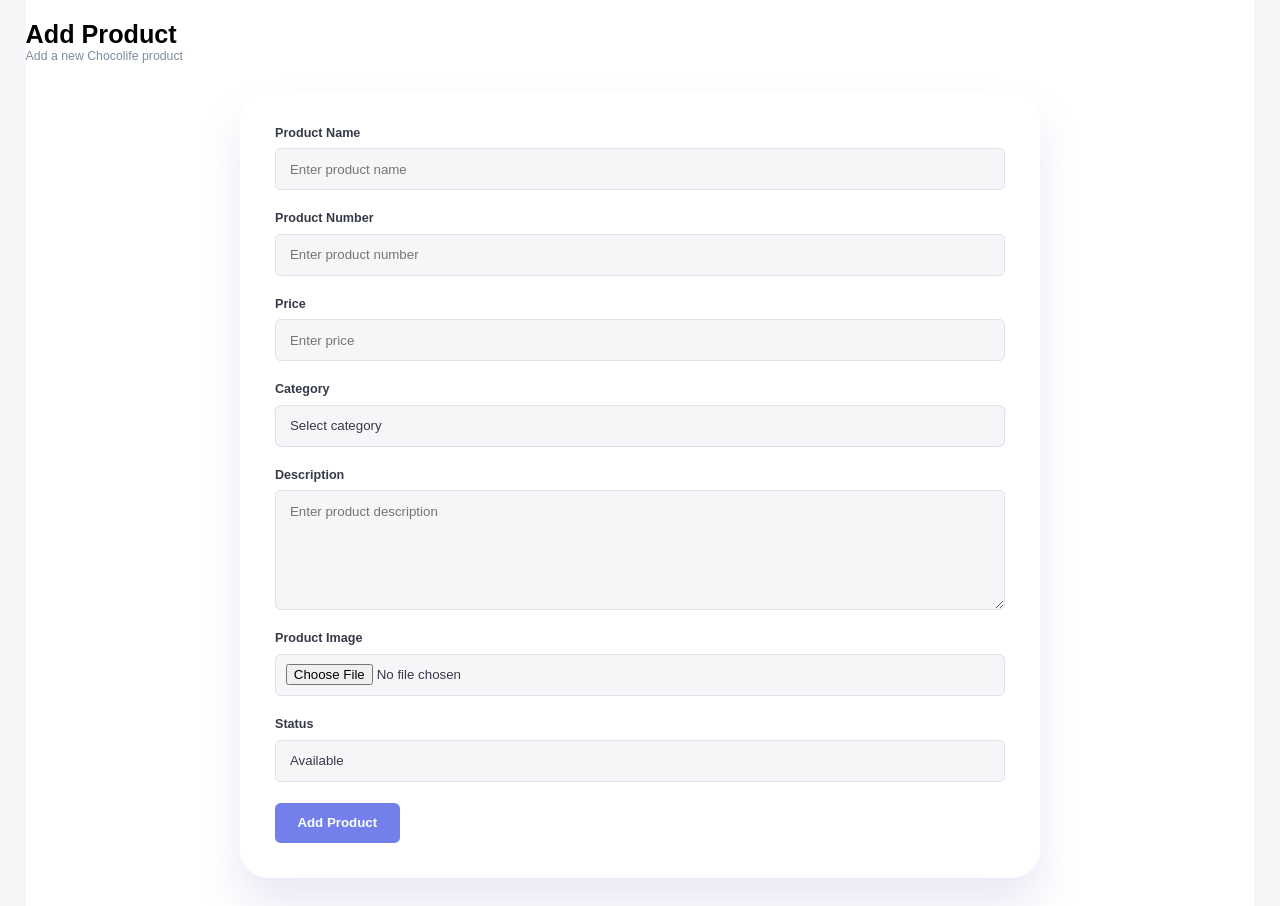
<file: add-product.html>
<!DOCTYPE html>
<html lang="en">

<head>
    <meta charset="UTF-8">
    <meta name="viewport" content="width=device-width, initial-scale=1.0">

    <title>Add Product - Chocolife</title>

    <link rel="stylesheet"
        href="https://fonts.googleapis.com/css2?family=Material+Symbols+Outlined:opsz,wght,FILL,GRAD@20..48,100..700,0..1,-50..200">

    <link rel="stylesheet" href="./style.css">
</head>

<body>

    <div class="container products-container">

        <main>

    <h1>Add Product</h1>

    <p class="text-muted">
        Add a new Chocolife product
    </p>

    <div class="add-product-form">

        <form id="product-form">

            <div class="form-group">
                <label for="product-name">Product Name</label>
                <input
                    type="text"
                    id="product-name"
                    placeholder="Enter product name"
                    required
                >
            </div>

            <div class="form-group">
                <label for="product-number">Product Number</label>
                <input
                    type="text"
                    id="product-number"
                    placeholder="Enter product number"
                    required
                >
            </div>

            <div class="form-group">
                <label for="product-price">Price</label>
                <input
                    type="number"
                    id="product-price"
                    placeholder="Enter price"
                    required
                >
            </div>

            <div class="form-group">
                <label for="product-category">Category</label>
                <select id="product-category" required>
                    <option value="">Select category</option>
                    <option value="Beauty">Beauty</option>
                    <option value="Food">Food</option>
                    <option value="Entertainment">Entertainment</option>
                    <option value="Travel">Travel</option>
                    <option value="Fitness">Fitness</option>
                </select>
            </div>

            <div class="form-group">
                <label for="product-description">Description</label>
                <textarea
                    id="product-description"
                    placeholder="Enter product description"
                    rows="5"
                ></textarea>
            </div>

            <div class="form-group">
                <label for="product-image">Product Image</label>
                <input
                    type="file"
                    id="product-image"
                    accept="image/*"
                >
            </div>

            <div class="form-group">
                <label for="product-status">Status</label>
                <select id="product-status">
                    <option value="Available">Available</option>
                    <option value="Unavailable">Unavailable</option>
                </select>
            </div>

            <button type="submit" class="add-product-button">
                Add Product
            </button>

        </form>

    </div>

</main>
    </div>
    <script src="add-product.js"></script>

</body>

</html>
</file>
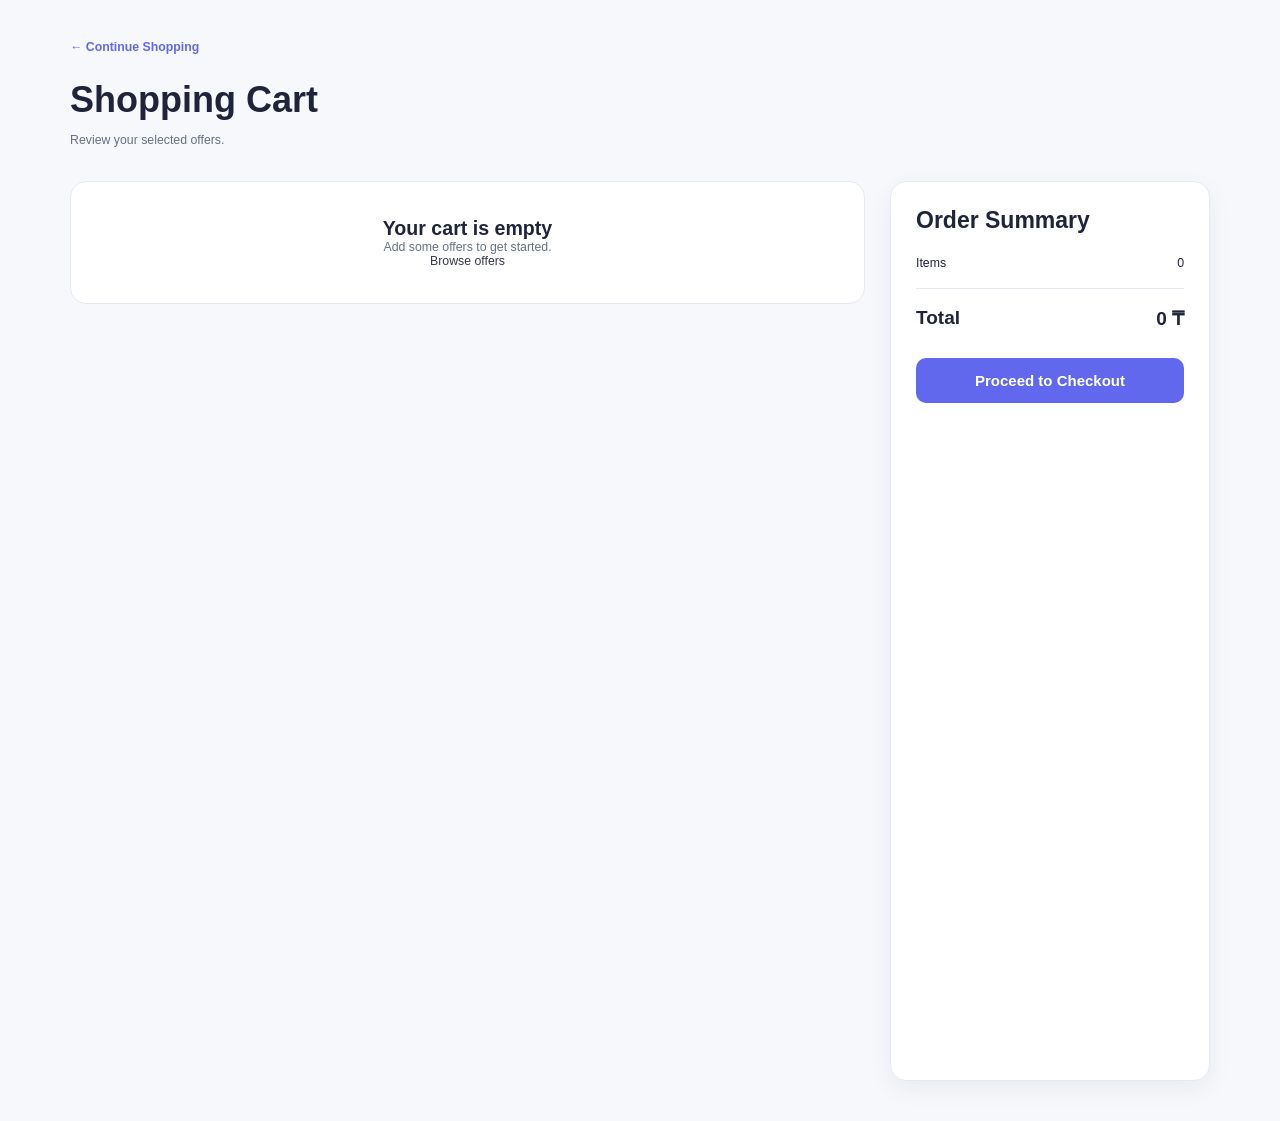
<file: cart.html>
<!DOCTYPE html>
<html lang="en">

<head>
    <meta charset="UTF-8">
    <meta name="viewport" content="width=device-width, initial-scale=1.0">
    <title>Shopping Cart | Chocolife</title>

    <link rel="stylesheet" href="./style.css">
    <link rel="stylesheet" href="./cart.css">

    <link rel="stylesheet"
        href="https://fonts.googleapis.com/css2?family=Material+Symbols+Outlined:opsz,wght,FILL,GRAD@20..48,100..700,0..1,-50..200">
</head>

<body>

    <main class="cart-page">
        <a href="user-home.html" class="back-link">
            ← Continue Shopping
        </a>

        <h1>Shopping Cart</h1>
        <p class="cart-subtitle">Review your selected offers.</p>

        <div class="cart-layout">
            <section>
                <div id="cart-items"></div>
            </section>

            <aside class="cart-summary">
                <h2>Order Summary</h2>

                <div class="summary-row">
                    <span>Items</span>
                    <span id="cart-count">0</span>
                </div>

                <div class="summary-row total-row">
                    <span>Total</span>
                    <span id="cart-total">0 ₸</span>
                </div>

                <button id="checkout-button" type="button">
                    Proceed to Checkout
                </button>
            </aside>
        </div>
    </main>

    <script src="./cart.js"></script>

</body>
</html>
</file>
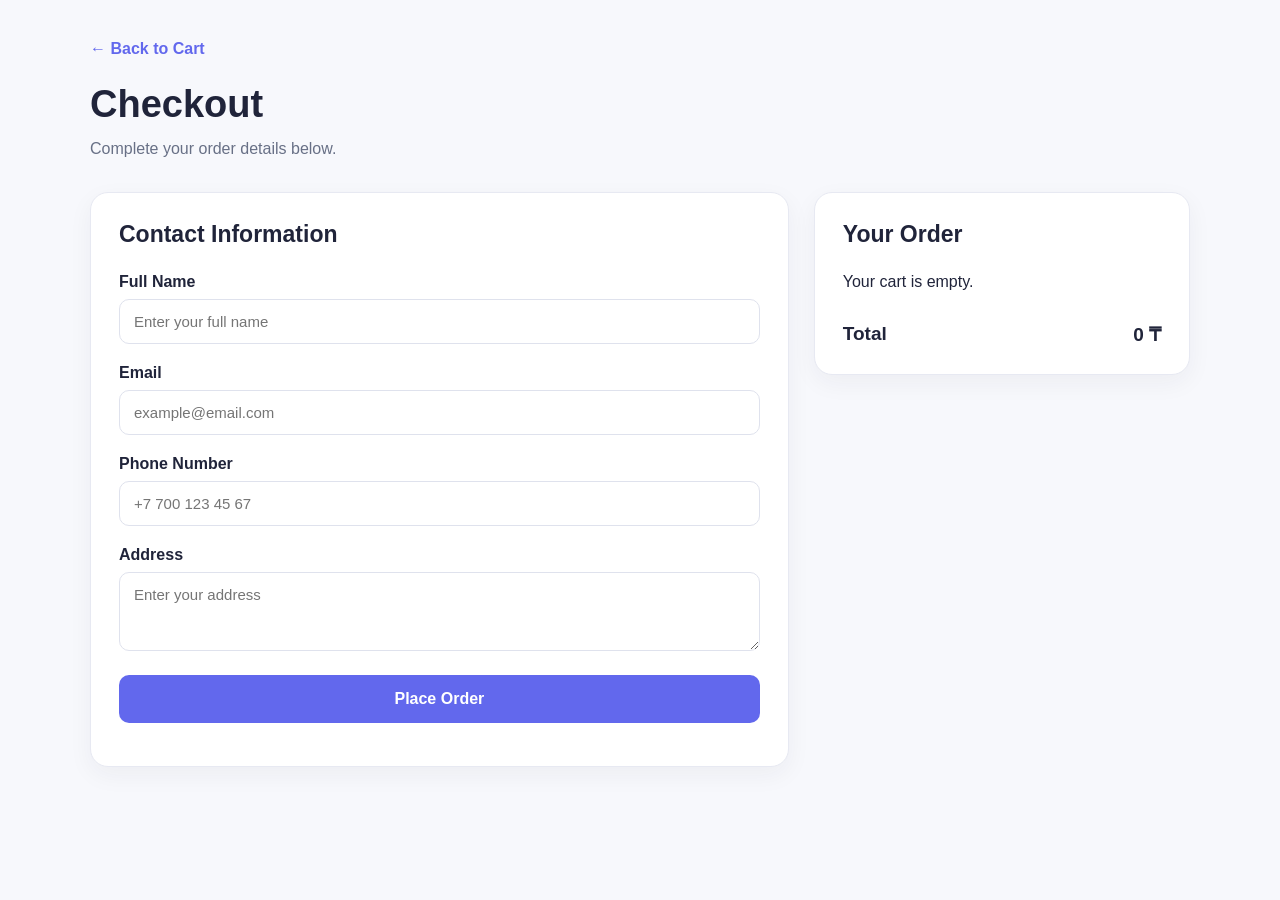
<file: checkout.html>
<!DOCTYPE html>
<html lang="en">

<head>
    <meta charset="UTF-8">
    <meta name="viewport" content="width=device-width, initial-scale=1.0">
    <title>Checkout | Chocolife</title>

    <link rel="stylesheet" href="./checkout.css">

    <link rel="stylesheet"
        href="https://fonts.googleapis.com/css2?family=Material+Symbols+Outlined:opsz,wght,FILL,GRAD@20..48,100..700,0..1,-50..200">
</head>

<body>

    <main class="checkout-page">
        <a href="cart.html" class="back-link">
            ← Back to Cart
        </a>

        <h1>Checkout</h1>
        <p class="page-description">Complete your order details below.</p>

        <div class="checkout-layout">

            <section class="checkout-card">
                <h2>Contact Information</h2>

                <form id="checkout-form" novalidate>
                    <div class="form-group">
                        <label for="customer-name">Full Name</label>
                        <input
                            type="text"
                            id="customer-name"
                            name="customerName"
                            placeholder="Enter your full name"
                            required
                        >
                        <small class="field-error" id="name-error"></small>
                    </div>

                    <div class="form-group">
                        <label for="customer-email">Email</label>
                        <input
                            type="email"
                            id="customer-email"
                            name="email"
                            placeholder="example@email.com"
                            required
                        >
                        <small class="field-error" id="email-error"></small>
                    </div>

                    <div class="form-group">
                        <label for="customer-phone">Phone Number</label>
                        <input
                            type="tel"
                            id="customer-phone"
                            name="phone"
                            placeholder="+7 700 123 45 67"
                            required
                        >
                        <small class="field-error" id="phone-error"></small>
                    </div>

                    <div class="form-group">
                        <label for="customer-address">Address</label>
                        <textarea
                            id="customer-address"
                            name="address"
                            rows="3"
                            placeholder="Enter your address"
                            required
                        ></textarea>
                        <small class="field-error" id="address-error"></small>
                    </div>

                    <button type="submit" id="place-order-button">
                        Place Order
                    </button>

                    <p id="checkout-message" role="status"></p>
                </form>
            </section>

            <aside class="checkout-summary">
                <h2>Your Order</h2>

                <div id="checkout-items"></div>

                <div class="summary-total">
                    <span>Total</span>
                    <span id="checkout-total">0 ₸</span>
                </div>
            </aside>

        </div>
    </main>

    <script src="./checkout.js"></script>

</body>
</html>
</file>
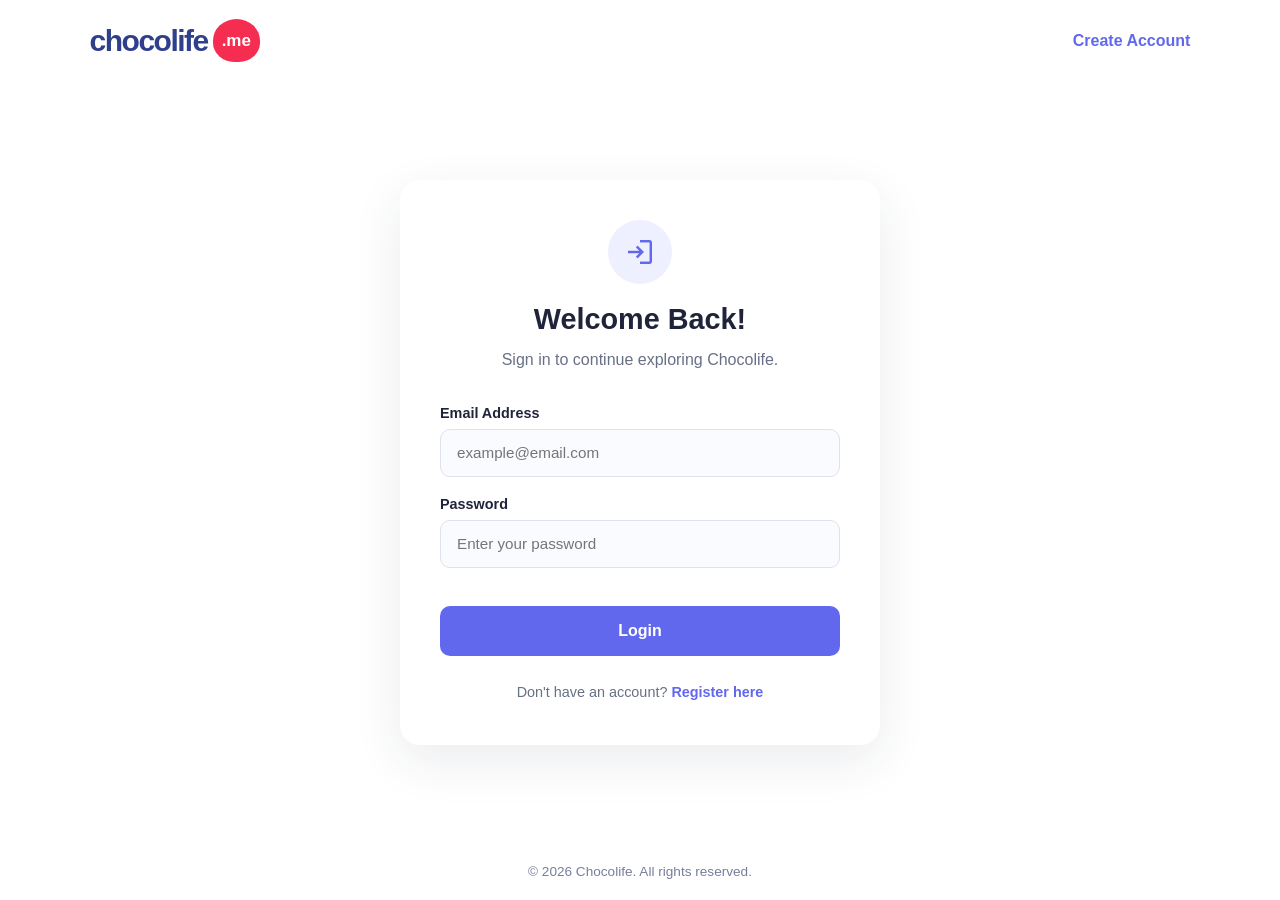
<file: login.html>
<!DOCTYPE html>
<html lang="en">
<head>
    <meta charset="UTF-8">
    <meta name="viewport" content="width=device-width, initial-scale=1.0">

    <title>Login | Chocolife</title>

    <link rel="stylesheet" href="auth.css">

    <link rel="stylesheet"
        href="https://fonts.googleapis.com/css2?family=Material+Symbols+Outlined:opsz,wght,FILL,GRAD@20..48,100..700,0..1,-50..200">
</head>
<body>

    <header class="auth-header">
        <a href="welcome.html" class="brand brand-logo">
            <span class="brand-text">chocolife</span>
            <span class="brand-heart">.me</span>
        </a>

        <a href="register.html" class="header-link">
            Create Account
        </a>
    </header>

    <main class="auth-main">

        <section class="auth-card">

            <div class="auth-icon">
                <span class="material-symbols-outlined">login</span>
            </div>

            <h1>Welcome Back!</h1>

            <p class="auth-description">
                Sign in to continue exploring Chocolife.
            </p>

            <form id="login-form">

                <div class="form-group">
                    <label for="login-email">Email Address</label>

                    <input
                        type="email"
                        id="login-email"
                        placeholder="example@email.com"
                        required
                    >
                </div>

                <div class="form-group">
                    <label for="login-password">Password</label>

                    <input
                        type="password"
                        id="login-password"
                        placeholder="Enter your password"
                        required
                    >
                </div>

                <p id="login-message" class="form-message"></p>

                <button type="submit" class="auth-button">
                    Login
                </button>

            </form>

            <p class="auth-switch">
                Don't have an account?
                <a href="register.html">Register here</a>
            </p>

        </section>

    </main>

    <footer class="auth-footer">
        © 2026 Chocolife. All rights reserved.
    </footer>

    <script src="auth.js"></script>

</body>
</html>
</file>
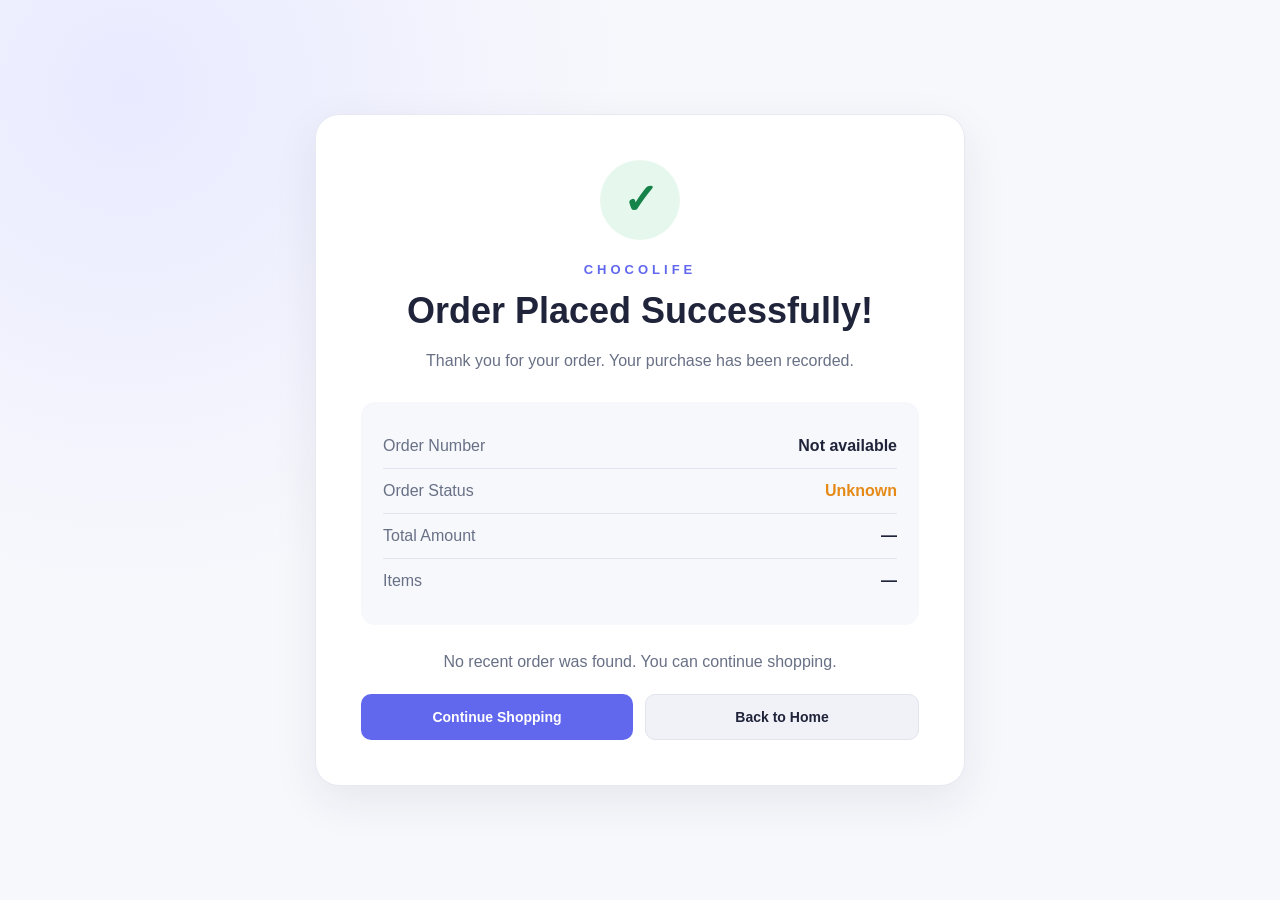
<file: order-success.html>
<!DOCTYPE html>
<html lang="en">

<head>
    <meta charset="UTF-8">
    <meta name="viewport" content="width=device-width, initial-scale=1.0">
    <title>Order Successful | Chocolife</title>
    <link rel="stylesheet" href="./order-success.css">
</head>

<body>
    <main class="success-page">
        <section class="success-card">
            <div class="success-icon">✓</div>

            <p class="eyebrow">CHOCOLIFE</p>
            <h1>Order Placed Successfully!</h1>

            <p class="success-description">
                Thank you for your order. Your purchase has been recorded.
            </p>

            <div class="order-info">
                <div>
                    <span>Order Number</span>
                    <strong id="success-order-id">—</strong>
                </div>

                <div>
                    <span>Order Status</span>
                    <strong class="pending-status" id="success-order-status">
                        Pending
                    </strong>
                </div>

                <div>
                    <span>Total Amount</span>
                    <strong id="success-order-total">0 ₸</strong>
                </div>

                <div>
                    <span>Items</span>
                    <strong id="success-order-count">0</strong>
                </div>
            </div>

            <p id="success-message" class="success-message"></p>

            <div class="success-actions">
                <a href="user-home.html" class="primary-button">
                    Continue Shopping
                </a>

                <a href="welcome.html" class="secondary-button">
                    Back to Home
                </a>
            </div>
        </section>
    </main>

    <script src="./order-success.js"></script>
</body>

</html>
</file>
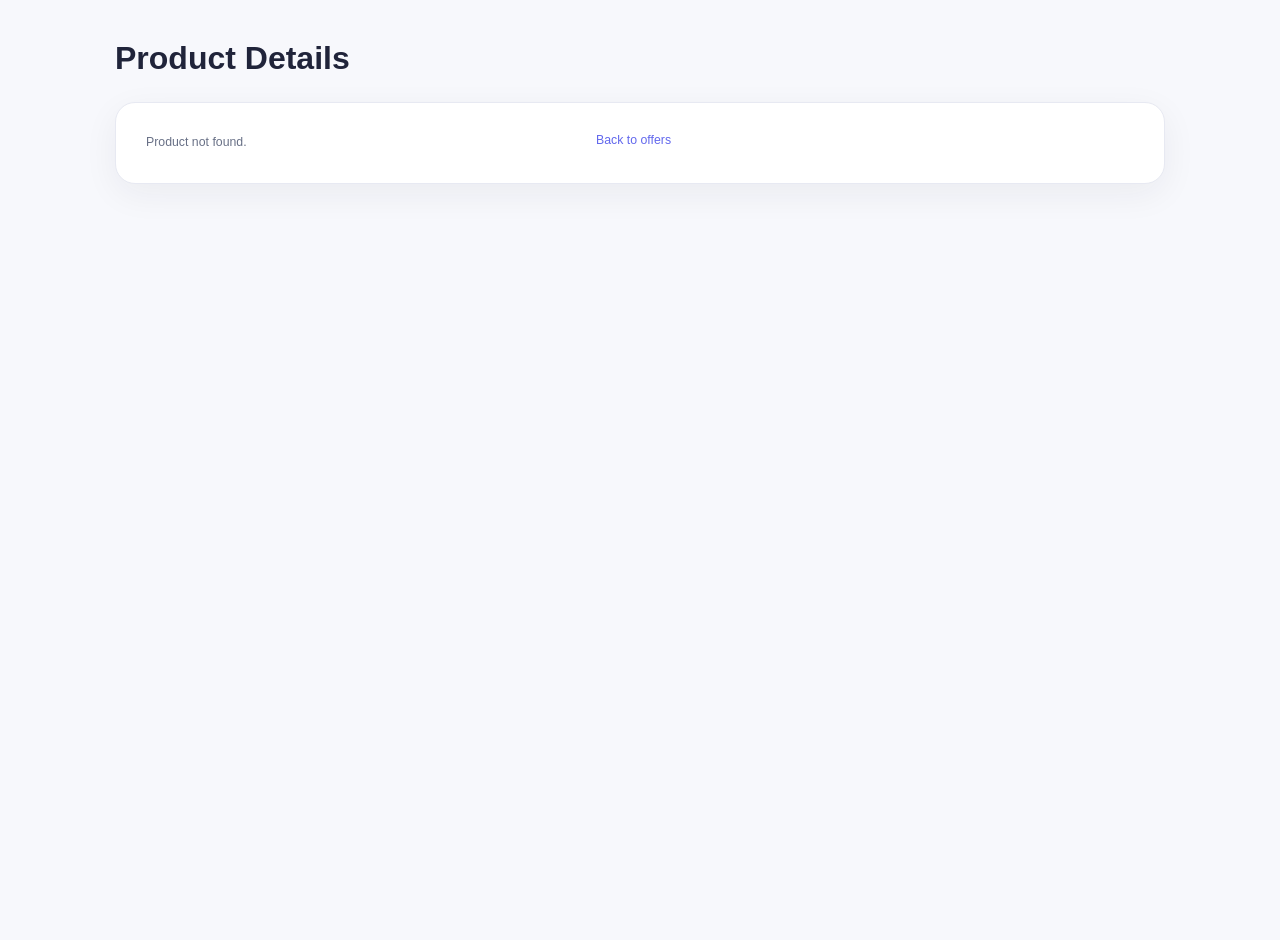
<file: product-details.html>
<!DOCTYPE html>
<html lang="en">

<head>
    <meta charset="UTF-8">
    <meta name="viewport" content="width=device-width, initial-scale=1.0">
    <title>Product Details</title>

    <link rel="stylesheet" href="./style.css">
    <link rel="stylesheet" href="./product-details.css">

    <link rel="stylesheet"
        href="https://fonts.googleapis.com/css2?family=Material+Symbols+Outlined:opsz,wght,FILL,GRAD@20..48,100..700,0..1,-50..200">
</head>

<body>

    <main>
        <h1>Product Details</h1>

        <div id="product-details">
        </div>
    </main>

    <script src="./product-details.js"></script>

</body>

</html>
</file>
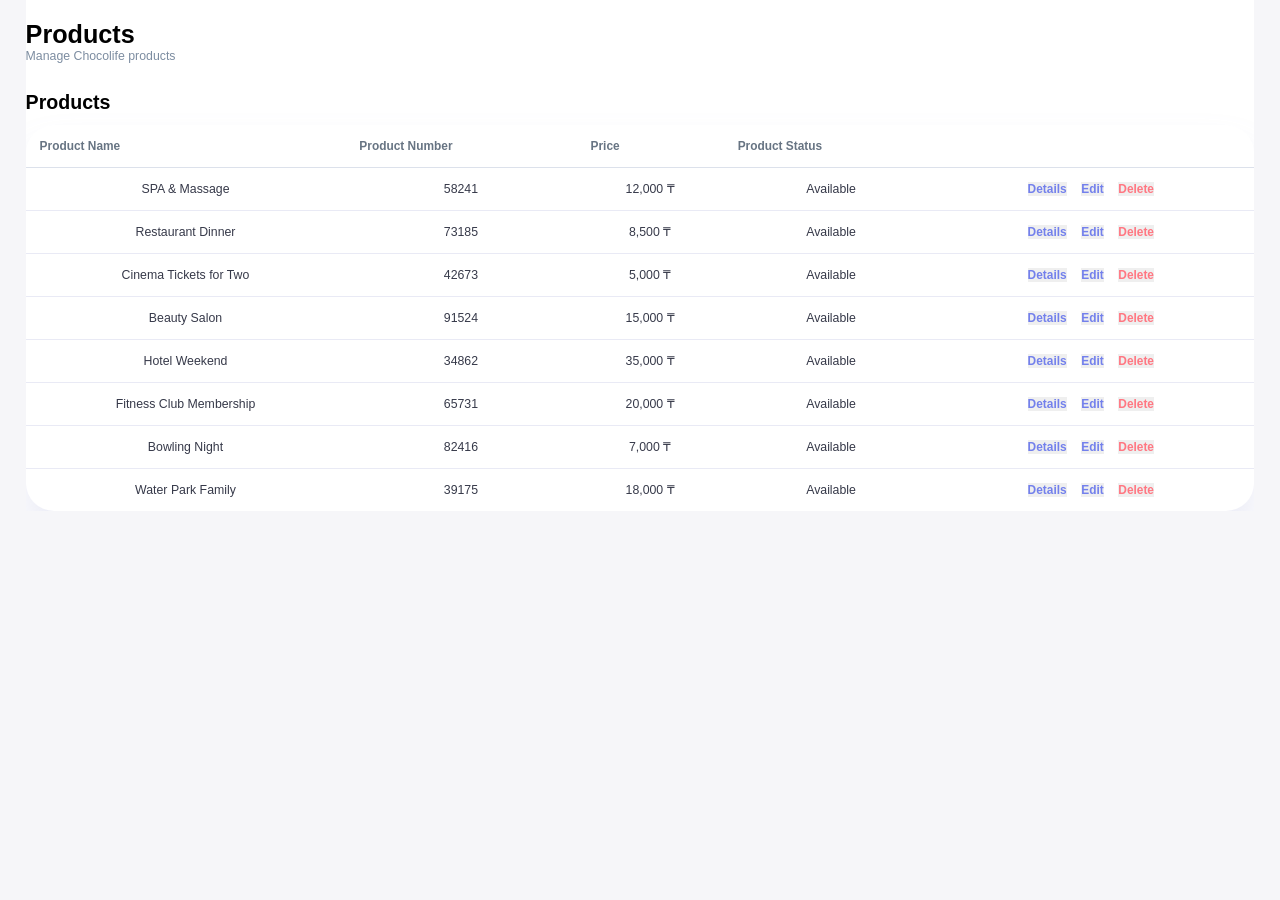
<file: product.html>
<!DOCTYPE html>
<html lang="en">

<head>
    <meta charset="UTF-8">
    <meta name="viewport" content="width=device-width, initial-scale=1.0">

    <title>Products - Chocolife</title>

    <link rel="stylesheet"
        href="https://fonts.googleapis.com/css2?family=Material+Symbols+Outlined:opsz,wght,FILL,GRAD@20..48,100..700,0..1,-50..200">

    <link rel="stylesheet" href="./style.css">
</head>

<body>

    <div class="container products-container">

        <main>

    <h1>Products</h1>

    <p class="text-muted">
        Manage Chocolife products
    </p>
    

    <div class="recent-orders">

        <h2>Products</h2>

        <table>

            <thead>
                <tr>
                    <th>Product Name</th>
                    <th>Product Number</th>
                    <th>Price</th>
                    <th>Product Status</th>
                    <th></th>
                </tr>
            </thead>

            <tbody>
            </tbody>

        </table>

    </div>

</main>

    </div>
    <script src="product.js"></script>

</body>

</html>
</file>
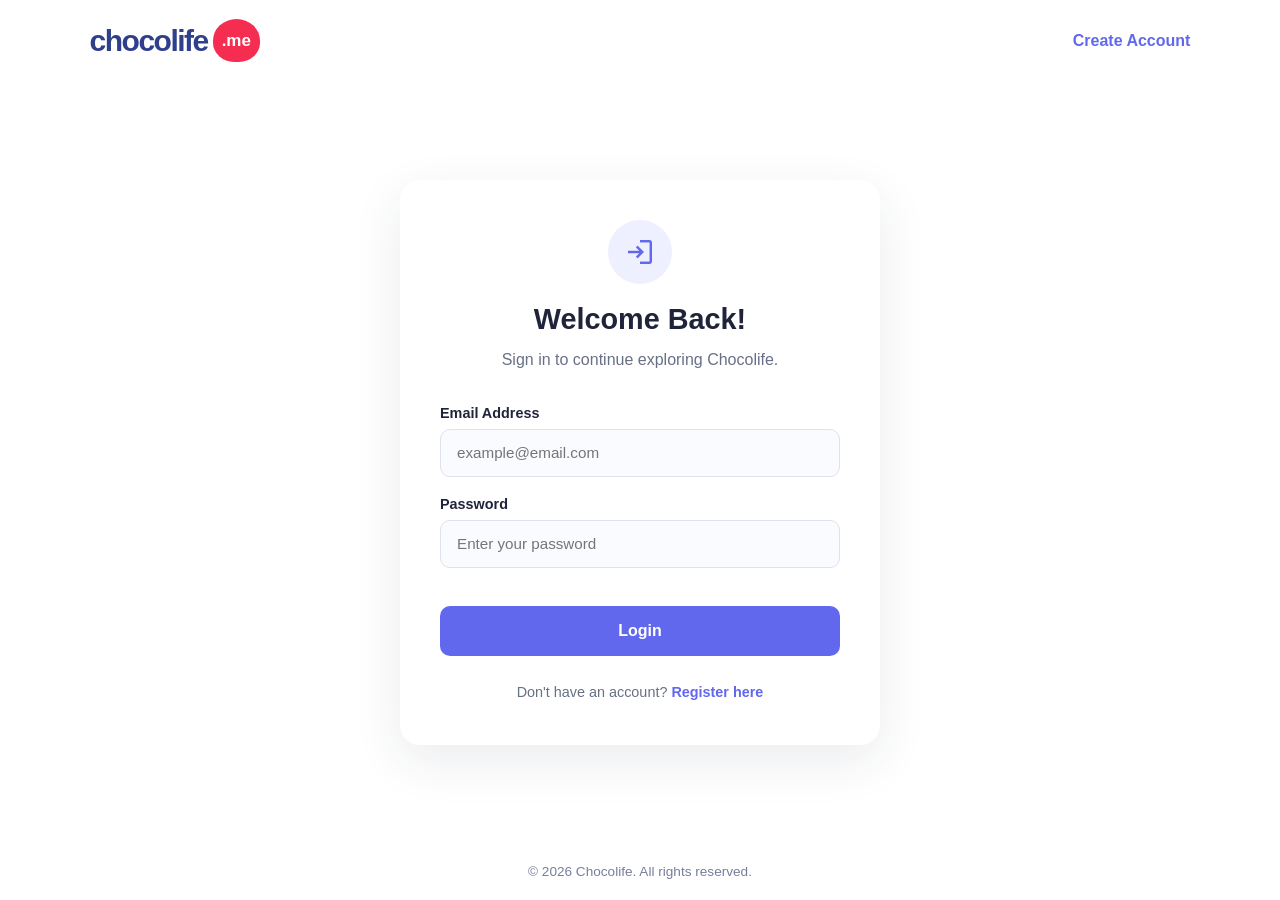
<file: profile.html>
<!DOCTYPE html>
<html lang="en">
<head>
    <meta charset="UTF-8">
    <meta name="viewport" content="width=device-width, initial-scale=1.0">
    <title>My Profile | Chocolife</title>

    <link rel="stylesheet" href="./style.css">
    <link rel="stylesheet" href="./user-home.css">
    <link rel="stylesheet" href="./profile.css">

    <link rel="stylesheet"
        href="https://fonts.googleapis.com/css2?family=Material+Symbols+Outlined:opsz,wght,FILL,GRAD@20..48,100..700,0..1,-50..200">
</head>
<body>

    <header class="user-header">
        <a href="user-home.html" class="brand">
            <span class="material-symbols-outlined">favorite</span>
            <h2>Chocolife</h2>
        </a>

        <nav class="user-nav">
            <a href="user-home.html">Home</a>
            <a href="user-home.html#offers">Offers</a>
            <a href="user-home.html#categories">Categories</a>
        </nav>

        <div class="user-actions">
            <a href="cart.html" class="cart-link">
                <span class="material-symbols-outlined">shopping_cart</span>
                Cart
                <span id="cart-badge">0</span>
            </a>

            <a href="profile.html" class="profile-nav-link active">
                <span class="material-symbols-outlined">person</span>
                My Profile
            </a>

            <button id="profile-logout" type="button">Logout</button>
        </div>
    </header>

    <main class="profile-page">
        <a href="user-home.html" class="profile-back-link">
            ← Back to Home
        </a>

        <section class="profile-heading">
            <p class="eyebrow">YOUR ACCOUNT</p>
            <h1>My Profile</h1>
            <p>Manage your personal information and view your orders.</p>
        </section>

        <div class="profile-layout">

            <section class="profile-card">
                <div class="profile-avatar">
                    <span class="material-symbols-outlined">person</span>
                </div>

                <h2 id="profile-display-name">Loading...</h2>
                <p id="profile-display-email"></p>

                <div class="profile-divider"></div>

                <h3>Personal Information</h3>

                <form id="profile-form">
                    <div class="profile-field">
                        <label for="profile-first-name">First Name</label>
                        <input id="profile-first-name"
                               type="text"
                               required
                               minlength="2">
                    </div>

                    <div class="profile-field">
                        <label for="profile-last-name">Last Name</label>
                        <input id="profile-last-name"
                               type="text"
                               required
                               minlength="2">
                    </div>

                    <div class="profile-field">
                        <label for="profile-email">Email Address</label>
                        <input id="profile-email" type="email" disabled>
                        <small>Email cannot be changed here.</small>
                    </div>

                    <p id="profile-message" role="status"></p>

                    <button class="profile-save-button" type="submit">
                        Save Changes
                    </button>
                </form>
            </section>

            <section class="profile-orders-card">
                <div class="profile-orders-heading">
                    <div>
                        <p class="eyebrow">PURCHASES</p>
                        <h2>My Orders</h2>
                    </div>

                    <span class="material-symbols-outlined">
                        receipt_long
                    </span>
                </div>

                <p class="profile-orders-description">
                    View the orders placed using your account email.
                </p>

                <div id="profile-orders"></div>
            </section>

        </div>
    </main>

    <footer class="user-footer">
        <a href="user-home.html" class="brand brand-logo">
            <span class="brand-text">chocolife</span>
            <span class="brand-heart">.me</span>
        </a>
    </footer>
    <script src="./profile.js"></script>
</body>
</html>
</file>
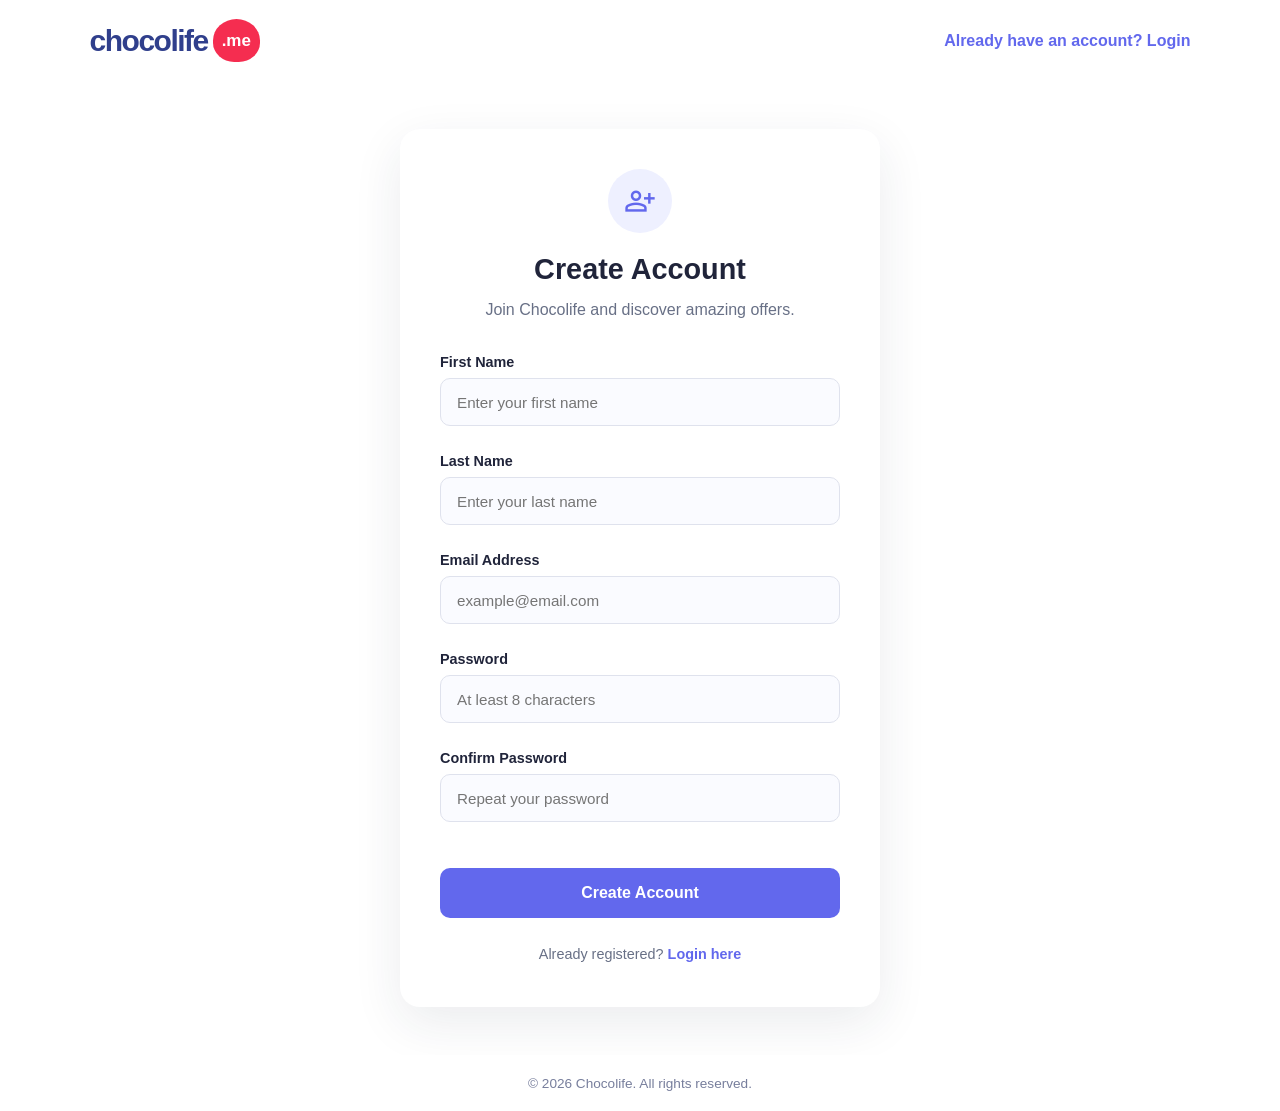
<file: register.html>
<!DOCTYPE html>
<html lang="en">
<head>
    <meta charset="UTF-8">
    <meta name="viewport" content="width=device-width, initial-scale=1.0">

    <title>Create Account | Chocolife</title>

    <link rel="stylesheet" href="auth.css">

    <link rel="stylesheet"
        href="https://fonts.googleapis.com/css2?family=Material+Symbols+Outlined:opsz,wght,FILL,GRAD@20..48,100..700,0..1,-50..200">
</head>
<body>

    <header class="auth-header">
        <a href="welcome.html" class="brand brand-logo">
            <span class="brand-text">chocolife</span>
            <span class="brand-heart">.me</span>
        </a>

        <a href="login.html" class="header-link">
            Already have an account? Login
        </a>
    </header>

    <main class="auth-main">

        <section class="auth-card">

            <div class="auth-icon">
                <span class="material-symbols-outlined">person_add</span>
            </div>

            <h1>Create Account</h1>

            <p class="auth-description">
                Join Chocolife and discover amazing offers.
            </p>

            <form id="register-form">

                <div class="form-group">
                    <label for="first-name">First Name</label>
                    <input
                        type="text"
                        id="first-name"
                        placeholder="Enter your first name"
                        required
                    >
                    <small class="field-error" id="first-name-error"></small>
                </div>

                <div class="form-group">
                    <label for="last-name">Last Name</label>
                    <input
                        type="text"
                        id="last-name"
                        placeholder="Enter your last name"
                        required
                    >
                    <small class="field-error" id="last-name-error"></small>
                </div>

                <div class="form-group">
                    <label for="email">Email Address</label>
                    <input
                        type="email"
                        id="email"
                        placeholder="example@email.com"
                        required
                    >
                    <small class="field-error" id="email-error"></small>
                </div>

                <div class="form-group">
                    <label for="password">Password</label>
                    <input
                        type="password"
                        id="password"
                        placeholder="At least 8 characters"
                        minlength="8"
                        required
                    >
                    <small class="field-error" id="password-error"></small>
                </div>

                <div class="form-group">
                    <label for="confirm-password">Confirm Password</label>
                    <input
                        type="password"
                        id="confirm-password"
                        placeholder="Repeat your password"
                        required
                    >
                    <small class="field-error" id="confirm-password-error"></small>
                </div>

                <p id="register-message" class="form-message"></p>

                <button type="submit" class="auth-button">
                    Create Account
                </button>

            </form>

            <p class="auth-switch">
                Already registered?
                <a href="login.html">Login here</a>
            </p>

        </section>

    </main>

    <footer class="auth-footer">
        © 2026 Chocolife. All rights reserved.
    </footer>

    <script src="auth.js"></script>

</body>
</html>
</file>
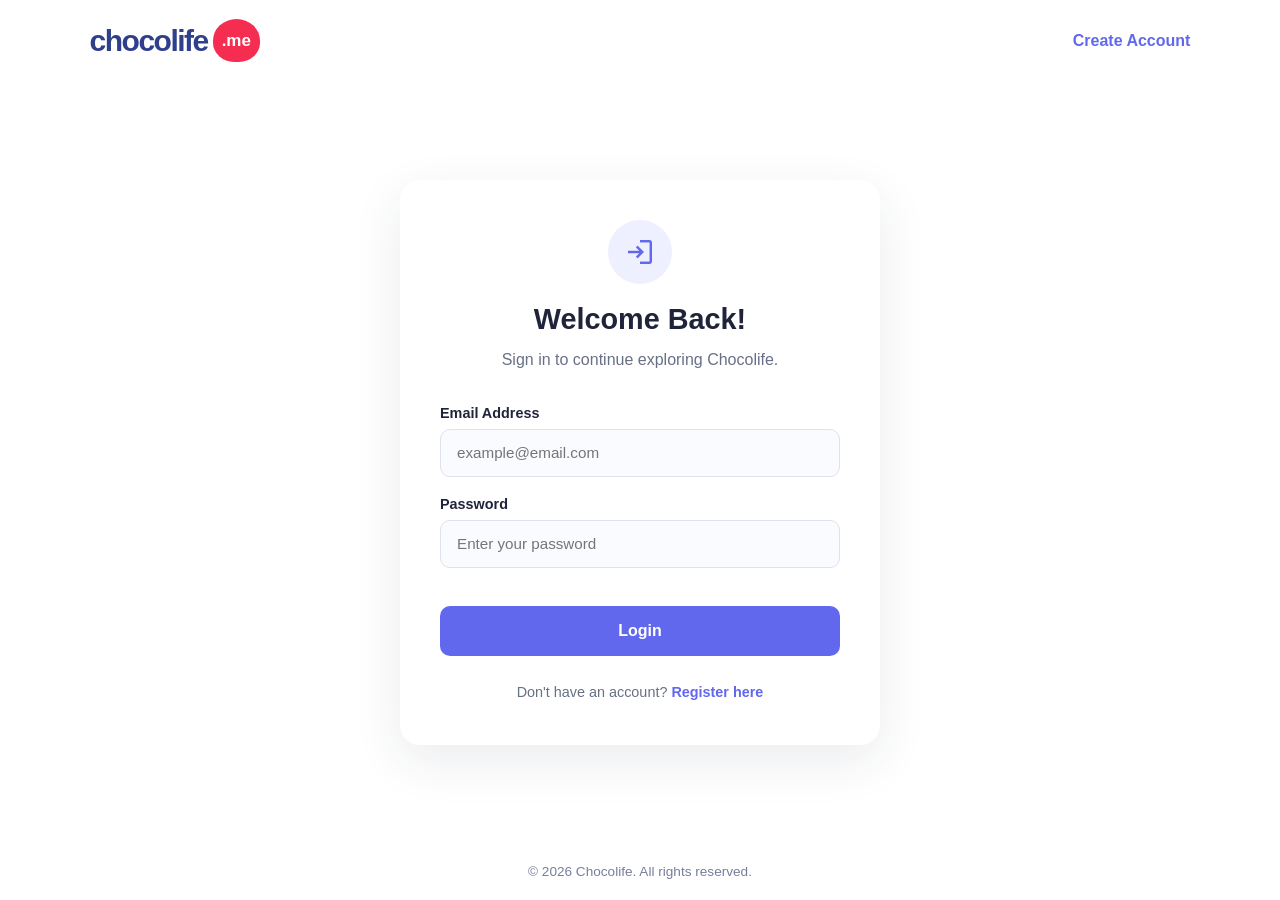
<file: user-home.html>
<!DOCTYPE html>
<html lang="en">
<head>
    <meta charset="UTF-8">
    <meta name="viewport" content="width=device-width, initial-scale=1.0">

    <title>Chocolife | Home</title>

    <link rel="stylesheet" href="user-home.css">

    <link rel="stylesheet"
        href="https://fonts.googleapis.com/css2?family=Material+Symbols+Outlined:opsz,wght,FILL,GRAD@20..48,100..700,0..1,-50..200">
</head>
<body>

    <header class="user-header">
    
        <a href="user-home.html" class="brand">
            <span class="brand-text">chocolife</span><span class="brand-heart">.me♥</span>
        </a>


        <nav class="user-nav">
            <a href="user-home.html" class="active">Home</a>
            <a href="#offers">Offers</a>
            <a href="#categories">Categories</a>
            
        </nav>

        <div class="user-actions">
            <a href="cart.html" class="cart-link">
                <span class="material-symbols-outlined">shopping_cart</span>
                Cart
                <span id="cart-badge">0</span>
            </a>
            <a href="profile.html" class="profile-nav-link">My Profile</a>
            <span class="material-symbols-outlined">person</span>
            <span id="user-name">User</span>
            <button id="logout-button">Logout</button>
        </div>
    </header>

    <main>

        <section class="user-hero">
            <div class="hero-content">
                <p class="eyebrow">YOUR CITY. YOUR EXPERIENCES.</p>

                <h1>
                    Discover something
                    <span>amazing today.</span>
                </h1>

                <p>
                    Restaurants, wellness, entertainment and travel
                    experiences — all in one place.
                </p>

                <a href="#offers" class="user-primary-button">
                    Explore offers
                    <span class="material-symbols-outlined">arrow_forward</span>
                </a>
            </div>

            <div class="hero-decoration">
                <span class="material-symbols-outlined">favorite</span>
            </div>
        </section>

        <section class="user-section" id="categories">
            
            <div class="section-heading">
                <div>
                    <p class="eyebrow">HANDPICKED FOR YOU</p>
                    <h2>Popular Offers</h2>
                </div>
            </div>

            <div class="user-product-filters">
                <div class="user-search-box">
                    <span class="material-symbols-outlined">search</span>
                    <input
                        type="search"
                        id="user-product-search"
                        placeholder="Search offers..."
                        autocomplete="off"
                    >
                </div>

                <select id="user-category-filter">
                    <option value="All">All Categories</option>
                    <option value="Beauty">Beauty</option>
                    <option value="Food">Food</option>
                    <option value="Entertainment">Entertainment</option>
                    <option value="Travel">Travel</option>
                    <option value="Fitness">Fitness</option>
                </select>
            </div>

            <p id="user-no-results" class="user-no-results" hidden>
                No offers found. Try another search or category.
            </p>

            <div class="category-grid">

                <article class="category-card">
                    <span class="material-symbols-outlined">restaurant</span>
                    <h3>Restaurants</h3>
                    <p>Discover new places to eat.</p>
                </article>

                <article class="category-card">
                    <span class="material-symbols-outlined">spa</span>
                    <h3>Beauty & Spa</h3>
                    <p>Take time for yourself.</p>
                </article>

                <article class="category-card">
                    <span class="material-symbols-outlined">movie</span>
                    <h3>Entertainment</h3>
                    <p>Make your free time special.</p>
                </article>

                <article class="category-card">
                    <span class="material-symbols-outlined">flight</span>
                    <h3>Travel</h3>
                    <p>Find your next adventure.</p>
                </article>

            </div>
        </section>

        <section class="user-section" id="offers">
            <div class="section-heading">
                <div>
                    <p class="eyebrow">HANDPICKED FOR YOU</p>
                    <h2>Popular Offers</h2>
                </div>
            </div>

            <div id="user-products" class="user-product-grid"></div>
        </section>

    </main>

    <footer class="user-footer">
        <a href="user-home.html" class="brand brand-logo">
            <span class="brand-text">chocolife</span>
            <span class="brand-heart">.me</span>
        </a>
    </footer>

    <script src="user-home.js"></script>

</body>
</html>
</file>
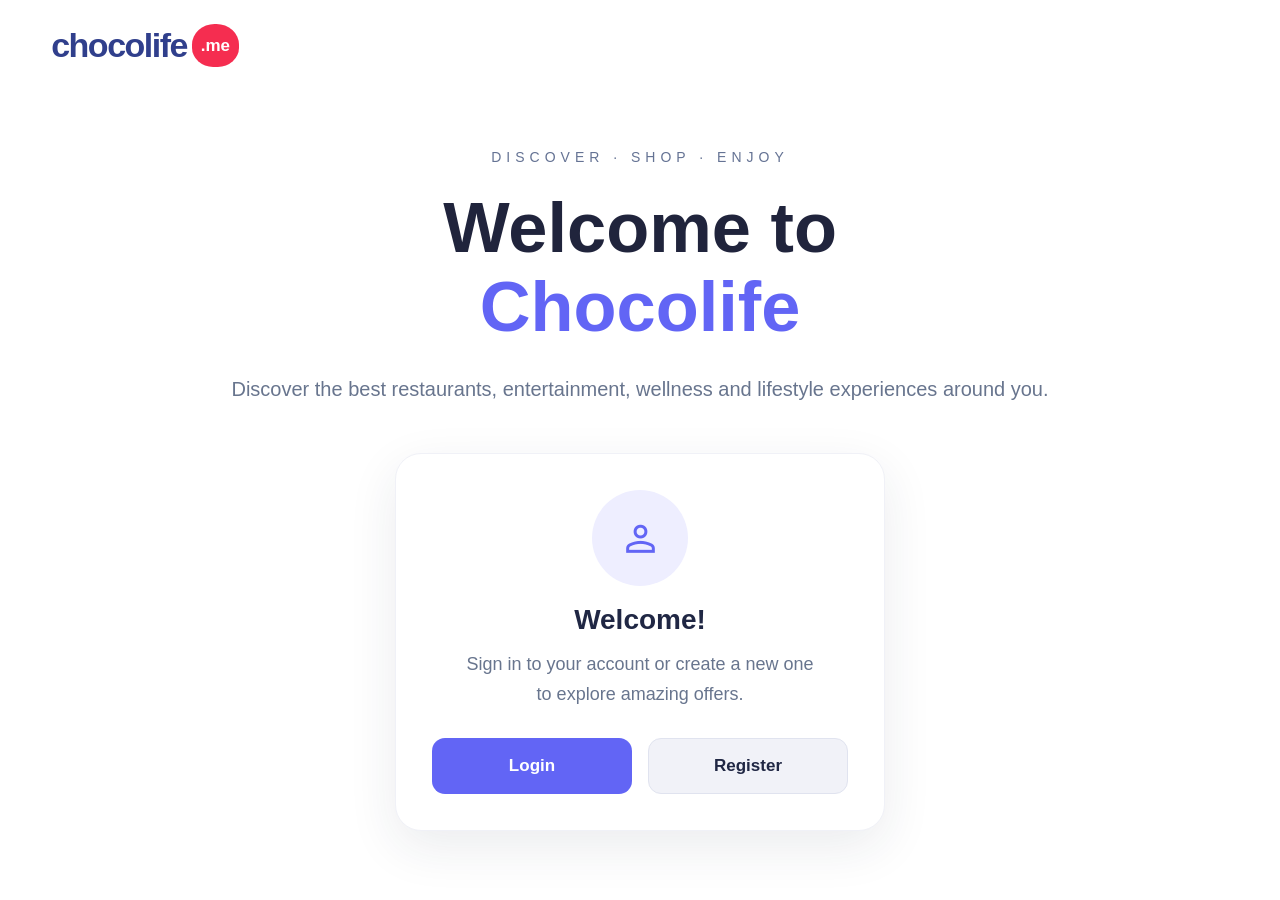
<file: welcome.html>
<!DOCTYPE html>
<html lang="en">
<head>
    <meta charset="UTF-8">
    <meta name="viewport" content="width=device-width, initial-scale=1.0">

    <title>Welcome to Chocolife</title>

    <link rel="stylesheet" href="./welcome.css">
    <link rel="stylesheet"
        href="https://fonts.googleapis.com/css2?family=Material+Symbols+Outlined:opsz,wght,FILL,GRAD@24,400,0,0">
</head>
<body>

    <header class="welcome-header">
        <a href="welcome.html" class="brand-logo" aria-label="Chocolife home">
            <span class="logo-name">chocolife</span>
            <span class="logo-heart">.me</span>
        </a>
    </header>

    <main class="welcome-main">
        <section class="welcome-content">

            <p class="welcome-eyebrow">DISCOVER · SHOP · ENJOY</p>

            <h1>
                Welcome to<br>
                <span>Chocolife</span>
            </h1>

            <p class="welcome-description">
                Discover the best restaurants, entertainment, wellness
                and lifestyle experiences around you.
            </p>

            <div class="welcome-card">

                <div class="welcome-avatar">
                    <span class="material-symbols-outlined">person</span>
                </div>

                <h2>Welcome!</h2>

                <p>
                    Sign in to your account or create a new one to
                    explore amazing offers.
                </p>

                <div class="welcome-buttons">
                    <a href="login.html" class="welcome-button login-button">
                        Login
                    </a>

                    <a href="register.html"
                       class="welcome-button register-button">
                        Register
                    </a>
                </div>

            </div>
        </section>
    </main>

    

    <script src="./welcome.js"></script>
</body>
</html>
</file>
<file: style.css>
:root {
    --color-primary: #7380ec ; 
    --color-danger: #ff7782 ; 
    --color-success: #41f1b6 ; 
    --color-warning: #ffbb55 ; 
    --color-white: #fff ; 
    --color-info-dark: #7d8da1 ; 
    --color-info-light: #dce1eb ; 
    --color-dark: #363949 ; 
    --color-light: rgba(132, 139, 200, 0.18); 
    --color-primary-variant: #111e88 ; 
    --color-dark-variant: #677483 ; 
    --color-background: #f6f6f9 ; 
    --card-border-radius: 2rem; 
    --border-radius-1: 0.4rem; 
    --border-radius-2: 0.8rem; 
    --border-radius-3: 1.2rem; 
    --card-padding: 1.8rem; 
    --padding-1: 1.2rem; 
    --box-shadow: 0 2rem 3rem var(--color-light)
}
.dark-theme-variables{
    --color-background: #181a1e ;
    --color-white: #202528;
    --color-dark: #edeffd ;
    --color-dark-variant: #a3bdcc ;
    --color-light: rgba(0, 0, 0, 0.4); 
    --box-shadow: 0 2rem 3rem var(--color-light)
}

*{
    margin: 0;
    padding: 0;
    outline: 0;
    appearance: none;
    border: rgb(145, 29, 66);
    text-decoration: none;
    list-style: none;
    box-sizing: border-box;
}

html{
    font-size: 14px;

}
body{
    width: 100vw;
    height: 100vh;
    font-family: popins,sans-serif;
    font-size: 0.88rem;
    background: var(--color-background);
    user-select: none;
    overflow-x: hidden;
}
.container{
    display: grid;
    width: 96%;
    margin: 0 auto;
    background-color: white;
    
    gap: 1.8rem;
    grid-template-columns: 14rem auto 23rem;
}
a{
    color: var(--color-dark);
}
img{
    display: block;
    width: 100%;
}
h1{
    font-weight: 800;
    font-size: 1.8rem;
}
h2{
    font-size: 1.4rem;
}
h3{
    font-size: 0.87rem;
}
h4{
    font-size: 0.8rem;
}
h5{
    font-size: 0.77rem;
}
small{
    font-size: 0.75rem;
}
.profile-photo{
    width: 2.8rem;
    height: 2.8rem;
    border-radius: 50%;
    overflow: hidden; 
}

.text-muted{
    color: var(--color-info-dark);
}
p{
    color: var(--color-dark-variant);
}
b{
    color: var(--color-dark);
}
.primary{
    color: var(--color-primary);
}
.danger{
    color: var(--color-danger);
}
.succes{
    color: var(--color-success);
}
.warning{
    color: var(--color-warning);
}
aside{
    height: 100vh;
  
}
aside .top{
    background-color: white;
    display: flex;
    align-items: center;
    justify-content: space-between;
    margin-top: 1.4rem;
}
aside .logo{
    display: flex;
    gap: 0.8rem;
}
aside .close{
    display: none;
}
aside .sidebar{
    background-color: white;
    display: flex;
    flex-direction: column;
    height: 86vh;
    position: relative;
    top: 3rem;
}
aside h3{
    font-weight: 500;
}
aside .sidebar a{
    display: flex;
    color: var(--color-info-dark);
    margin-left: 2rem;
    gap: 1rem;
    align-items: center;
    position: relative;
    height: 3.7rem;
    transition: all 300ms ease;
}
aside .sidebar a span{
    font-size: 1.6rem;
    transition: all 300ms ease;
    
}
aside .sidebar a:last-child{
    position: absolute;
    bottom: 2rem;
    width: 100%;
}
aside .sidebar a.active{
    background: var(--color-light);
    color: var(--color-primary);
    margin-left: 0;
}

aside .sidebar a.active::before{
    content: "";
    width: 6px;
    height: 100%;
    background: var(--color-primary);
}
aside .sidebar a.active span{
    color: var(--color-primary);
    margin-left: calc(1rem--3px);

}
aside .sidebar a:hover{
    color: var(--color-primary);
}
aside .sidebar a:hover span{
    margin-left: 1rem;
}
main{
    margin-top: 1.4rem;
}
main .date{
    display: inline-block;
    background: var(--color-light);  
    border-radius: var(--border-radius-1);
    margin-top: 1rem;
    padding: 0.5rem 1.6rem;
}
main .date input[type='date']{
    background: transparent;
    color: var(--color-dark);
}
main .insights{
    display: grid;
    grid-template-columns: repeat(3,1fr);
    gap: 1.6rem;
}
main .insights > div{
    background: var(--color-white);
    padding: var(--card-padding);
    border-radius: var(--card-border-radius);
    margin-top: 1rem;
    box-shadow: var(--box-shadow);
    transition: all 300ms ease;
}
main .insights > div:hover{
    box-shadow: none;
}
main .insights > div span {
    background: var(--color-primary);
    padding: 0.5rem;
    border-radius: 50%;
    color: var(--color-white);
    font-size: 2rem;
}
main .insights > div.expenses span {
    background: var(--color-danger);
}
main .insights > div.income span{
    background: var(--color-success);
}
main .insights > div .middle{
    display: flex;
    align-items: center;
    justify-content: space-between;
}
main .insights h3{
    margin: 1rem 0 0.6rem;
    font-size: 1rem;
}
main .insights .progress{
    position: relative;
    width: 92px;
    height: 92px;
    border-radius: 50%;
}
main .insights svg{
    width: 7rem;
    height: 7rem;
}
main .insights svg circle{
    fill: none;
    stroke: var(--color-primary);
    stroke-width: 14;
    stroke-linecap: round;
    transform: translate(5px,5px);
    stroke-dasharray: 110;
    stroke-dashoffset: 92;
}
main .insights .sales svg circle {
    stroke-dashoffset: -30;
    stroke-dasharray: 200;
}
main .insights .expenses svg circle {
    stroke-dashoffset: 20;
    stroke-dasharray: 80;
}
main .insights .income svg circle {
    stroke-dashoffset: 75;
    stroke-dasharray: 150;
}
main .insights .progress .number{
    position: absolute;
    top: 0;
    left: 0;
    height: 100%;
    width: 100%;
    display: flex;
    justify-content: center;
    align-items: center;
}

main .insights small{
    margin-top: 1.3rem;
    display: block;
}
main .recent-orders{    
    margin-top: 2rem;

}
main .recent-orders h2{
    margin-bottom: 0.8rem;
}
main .recent-orders table{
    background: var(--color-white);
    width: 100%;
    border-radius: var(--card-border-radius);
    padding: var(--card-padding);
    text-align: center;
    box-shadow: var(--box-shadow);
    transition: all 300ms ease;
}
main .recent-orders table:hover{
    box-shadow: none;
}
main table tbody td{
    height: 2.8rem;
    border-bottom: 1px solid var(--color-light);
    color: var(--color-dark-variant);
}
main table tbody tr:last-child td{
    border: none;
}
main .recent-orders a{
    text-align: center;
    display: block;
    margin: 1rem auto;
    color: var(--color-primary);

}
.right{
    margin-top: 1.4rem;
    width: 100%;
}
.right .top{
    display: flex;
    justify-content: flex-end;
    align-items: center;
    gap: 2rem;
}
.right .top button{
    display: none;
}
.right .theme-toggler{
    background: var(--color-light);
    display: flex;
    justify-content: space-between;
    align-items: center;
    height: 1.6rem;
    width: 4.2rem;
    cursor: pointer;
    border-radius: var(--border-radius-1);
}
.right .theme-toggler span{
    font-size: 1.2rem;
    width: 50%;
    height: 100%;
    display: flex;
    align-items: center;
    justify-content: center;
}

.right .theme-toggler span.active{
    background-color: var(--color-primary);
    color: white;
    border-radius: var(--border-radius-1);

}

.right .top .profile{
    display: flex;
    gap: 2rem;
    text-align: right;

}

@media screen and (max-width: 1200px) {
    .container{
        width: 94%;
        grid-template-columns: 7rem auto 23rem;
    }
    aside .logo h2{
        display: none;
    }
    aside .sidebar h3{
        display: none;
    }
    aside .sidebar a{
        width: 5.6rem;
    }
    aside .sidebar a:last-child{
        position: relative;
        margin-top: 1.8rem;
    }
    main .insights{
        grid-template-columns: 1fr;
        gap: 0;
    }
    main .recent-orders{
        width: 94%;
        position: absolute;
        left: 50%;
        transform: translateX(-50%);
        margin: 2rem 0 0 8.8rem;
    }
    main .recent-orders table{
        width: 83vw;
    }
    main table tbody tr td:last-child,
    main table tbody tr td:first-child{
        display: none;
    }
}

@media screen and(max-width:768px) {
    .container{
        width: 100%;
        grid-template-columns: 1fr;
    }
    aside{
        position: fixed;
        left:-100%;
        background: var(--color-white);
        z-index: 3;
        box-shadow: 1rem 2rem 3rem 4rem var(--color-light);
        height: 100hv;
        padding-right: var(--card-padding);
        display: none;
        animation: showMenu 400ms ease forwards;
    }
    @keyframes showMenu {
        to{
            left: 0;
        }
        
    }
    aside .logo{
        margin-left: 1rem;
    }
    aside .logo h2{
        display: inline;
    }
    aside .sidebar h3{
        display: inline;
    }
    aside .sidebar a{
        width: 100%;
        height: 3.4rem;
    }
    aside .sidebar a:last-child{
        position: absolute;
        bottom: 5rem;
    }
    aside .close{
        display: inline-block;
        cursor: pointer;
    }
    main{
        margin-top: 8rem;
        padding: 0 1 rem;
    }
    main .recent-orders{
        position: absolute;
        margin: 3rem 0 0 0;
        width: 100%;
    }
    main .recent-orders table{
        width: 100%;
        margin: 0;
    }
    .right{
        width: 94%;
        margin: 0 auto 4rem;
    }
    .right .top{
        position: fixed;
        top: 0;
        left: 0;
        align-items: center;
        padding: 0 0.8rem;
        height: 4.6rem;
        background: var(--color-white);
        width: 100%;
        margin: 0;
        z-index: 2;
        box-shadow: 0 1rem 1rem var(--color-light);
    }
    .right .top .theme-toggler{
        width: 4.4rem;
        position: absolute;
        left: 66%;
    }
    .right .profile .info{
        display: none;
    }
    .right .top button{
        display: inline-block;
        background: transparent;
        cursor: pointer;
        color: var(--color-dark);
        position: absolute;
        left: 1rem;
    }
    .right .top button span{
        font-size: 2rem;
    }

}

.products-container {
    grid-template-columns: 1fr;
}

.products-container main {
    width: 100%;
}

.products-container .recent-orders {
    width: 100%;
}

.products-container table {
    width: 100%;
}



.add-product-form {
    background: var(--color-white);
    padding: 2rem;
    margin-top: 2rem;
    border-radius: var(--card-border-radius);
    box-shadow: var(--box-shadow);
    max-width: 800px;
}

#product-form {
    display: flex;
    flex-direction: column;
    gap: 1.2rem;
}

.form-group {
    display: flex;
    flex-direction: column;
    gap: 0.5rem;
}

.form-group label {
    font-weight: 600;
    color: var(--color-dark);
}

.form-group input,
.form-group select,
.form-group textarea {
    width: 100%;
    padding: 0.8rem;
    border: 1px solid var(--color-info-light);
    border-radius: var(--border-radius-1);
    font-family: inherit;
    font-size: 0.9rem;
    background: var(--color-white);
}

.form-group textarea {
    resize: vertical;
}

.add-product-button {
    width: fit-content;
    padding: 0.8rem 1.5rem;
    background: var(--color-primary);
    color: white;
    border: none;
    border-radius: var(--border-radius-1);
    cursor: pointer;
    font-size: 0.9rem;
}

.add-product-button:hover {
    opacity: 0.8;
}

.search {
    position: relative;
}

#search-results {
    position: absolute;
    top: 100%;
    left: 0;
    width: 100%;
    margin-top: 0.5rem;
    background: var(--color-white);
    border-radius: var(--border-radius-1);
    box-shadow: var(--box-shadow);
    overflow: hidden;
    z-index: 1000;
}

#search-results div {
    display: flex;
    justify-content: space-between;
    align-items: center;
    padding: 0.8rem 1rem;
    border-bottom: 1px solid var(--color-light);
    cursor: pointer;
}

#search-results div:last-child {
    border-bottom: none;
}

#search-results div:hover {
    background: var(--color-light);
}

#search-results strong {
    color: var(--color-dark);
    font-size: 0.9rem;
}

#search-results span {
    color: var(--color-dark-variant);
    font-size: 0.8rem;
}

.product-detail-image {
    width: 300px;
    height: 200px;
    object-fit: cover;
    border-radius: 10px;
    margin-bottom: 1.5rem;
}       

.product-filter select {
    padding: 0.7rem 1rem;
    border: 1px solid var(--color-info-light);
    border-radius: var(--border-radius-1);
    background: var(--color-white);
    color: var(--color-dark);
    font-family: inherit;
    font-size: 0.9rem;
    cursor: pointer;
}

.product-filter select:focus {
    outline: none;
    border-color: var(--color-primary);
}

#search-results {
    width: 100%;
    margin-top: 0.5rem;
    background: var(--color-white);
    border-radius: var(--border-radius-1);
    box-shadow: var(--box-shadow);
    overflow: hidden;
}

#search-results div {
    display: flex;
    justify-content: space-between;
    align-items: center;
    padding: 0.8rem 1rem;
    border-bottom: 1px solid var(--color-info-light);
}

#search-results div:last-child {
    border-bottom: none;
}

#search-results strong {
    color: var(--color-dark);
}

#search-results span {
    color: var(--color-dark-variant);
}
/* Products table */

.products-container .recent-orders {
    overflow-x: auto;
}

.products-container table {
    width: 100%;
    border-collapse: collapse;
}

.products-container table th {
    text-align: left;
    padding: 1rem;
    color: var(--color-dark-variant);
    font-size: 0.85rem;
}

.products-container table td {
    padding: 1rem;
    border-top: 1px solid var(--color-info-light);
    color: var(--color-dark);
}

.products-container table tbody tr:hover {
    background: var(--color-light);
}

.products-container .details-product,
.products-container .edit-product,
.products-container .delete-product {
    cursor: pointer;
    margin-right: 0.8rem;
    font-size: 0.85rem;
    font-weight: 600;
}

.products-container .details-product:hover,
.products-container .edit-product:hover,
.products-container .delete-product:hover {
    opacity: 0.7;
}


/* Add Product Form Improvements */

.add-product-form {
    width: 100%;
    max-width: 800px;
    margin: 2rem auto;
    background: var(--color-white);
    padding: 2.5rem;
    border-radius: var(--card-border-radius);
    box-shadow: var(--box-shadow);
}

.add-product-form h2 {
    margin-bottom: 1.5rem;
    color: var(--color-dark);
}

#product-form {
    display: flex;
    flex-direction: column;
    gap: 1.5rem;
}

.form-group {
    display: flex;
    flex-direction: column;
    gap: 0.6rem;
}

.form-group label {
    color: var(--color-dark);
    font-size: 0.9rem;
    font-weight: 600;
}

.form-group input,
.form-group select,
.form-group textarea {
    width: 100%;
    padding: 0.9rem 1rem;
    border: 1px solid var(--color-info-light);
    border-radius: var(--border-radius-1);
    background: var(--color-background);
    color: var(--color-dark);
    font-family: inherit;
    font-size: 0.95rem;
    transition: border-color 0.2s, box-shadow 0.2s;
}

.form-group input:focus,
.form-group select:focus,
.form-group textarea:focus {
    outline: none;
    border-color: var(--color-primary);
    box-shadow: 0 0 0 3px rgba(115, 128, 236, 0.12);
}

.form-group textarea {
    min-height: 120px;
    resize: vertical;
}

.form-group input[type="file"] {
    padding: 0.7rem;
    cursor: pointer;
}

.add-product-button {
    padding: 0.9rem 1.6rem;
    background: var(--color-primary);
    color: white;
    border: none;
    border-radius: var(--border-radius-1);
    font-family: inherit;
    font-size: 0.95rem;
    font-weight: 600;
    cursor: pointer;
    transition: opacity 0.2s, transform 0.2s;
}

.add-product-button:hover {
    opacity: 0.85;
    transform: translateY(-1px);
}

.add-product-button:active {
    transform: translateY(0);
}

.order-status-select {
    padding: 7px 10px;
    border: 1px solid #ddd;
    border-radius: 8px;
    background: #fff;
    color: #333;
    font-size: 13px;
    cursor: pointer;
    outline: none;
}

.order-status-select:focus {
    border-color: #7380ec;
}
</file>
<file: cart.css>
* {
    box-sizing: border-box;
}

body {
    margin: 0;
    font-family: Arial, sans-serif;
    color: #20243a;
    background: #f7f8fc;
}

.cart-page {
    max-width: 1200px;
    min-height: 100vh;
    margin: 0 auto;
    padding: 40px 30px;
}

.back-link {
    display: inline-block;
    margin-bottom: 25px;
    color: #6268ed;
    text-decoration: none;
    font-weight: 600;
}

.cart-page h1 {
    font-size: 36px;
    margin: 0 0 10px;
}

.cart-subtitle {
    color: #687086;
    margin: 0 0 30px;
    line-height: 1.6;
}

.cart-layout {
    display: grid;
    grid-template-columns: minmax(0, 1fr) 320px;
    align-items: start;
    gap: 25px;
}

#cart-items {
    min-width: 0;
}

.cart-item {
    display: flex;
    align-items: center;
    gap: 18px;
    padding: 20px;
    margin-bottom: 16px;
    background: white;
    border: 1px solid #e7e9f2;
    border-radius: 16px;
    box-shadow: 0 6px 20px rgba(32, 36, 58, 0.04);
}

.cart-item-image {
    width: 110px;
    height: 100px;
    object-fit: cover;
    border-radius: 12px;
    background: #eef0ff;
}

.cart-item-info {
    flex: 1;
    min-width: 0;
}

.cart-item-info h3 {
    margin: 0 0 10px;
    overflow-wrap: anywhere;
}

.cart-item-price {
    color: #6268ed;
    font-size: 18px;
    font-weight: 700;
    margin: 0 0 12px;
}

.cart-quantity {
    width: 75px;
    padding: 9px;
    margin-left: 5px;
    border: 1px solid #dfe2ed;
    border-radius: 8px;
}

.remove-item {
    padding: 10px 14px;
    background: #fff0f0;
    color: #d93030;
    border: none;
    border-radius: 8px;
    cursor: pointer;
}

.remove-item:hover {
    background: #ffe0e0;
}

.cart-summary {
    padding: 25px;
    background: white;
    border: 1px solid #e7e9f2;
    border-radius: 16px;
    box-shadow: 0 8px 25px rgba(32, 36, 58, 0.06);
}

.cart-summary h2 {
    margin: 0 0 22px;
    font-size: 23px;
}

.summary-row {
    display: flex;
    justify-content: space-between;
    gap: 15px;
    margin-bottom: 18px;
}

.total-row {
    padding-top: 18px;
    border-top: 1px solid #e7e9f2;
    font-size: 19px;
    font-weight: 700;
}

#checkout-button {
    width: 100%;
    padding: 14px;
    margin-top: 10px;
    background: #6268ed;
    color: white;
    border: none;
    border-radius: 10px;
    font-size: 15px;
    font-weight: 600;
    cursor: pointer;
}

#checkout-button:hover {
    background: #5056d8;
}

.empty-cart {
    padding: 35px 20px;
    text-align: center;
    background: white;
    border: 1px solid #e7e9f2;
    border-radius: 16px;
    color: #687086;
}

.empty-cart h2 {
    color: #20243a;
    margin-top: 0;
}

@media (max-width: 750px) {
    .cart-page {
        padding: 25px 16px;
    }

    .cart-page h1 {
        font-size: 30px;
    }

    .cart-layout {
        grid-template-columns: 1fr;
    }

    .cart-item {
        flex-wrap: wrap;
        padding: 15px;
    }

    .cart-item-image {
        width: 80px;
        height: 80px;
    }

    .remove-item {
        margin-left: auto;
    }
}
</file>
<file: checkout.css>
* {
    margin: 0;
    padding: 0;
    box-sizing: border-box;
}

body {
    font-family: Arial, sans-serif;
    background: #f7f8fc;
    color: #20243a;
    min-height: 100vh;
}

.checkout-page {
    max-width: 1150px;
    margin: 0 auto;
    padding: 40px 25px;
}

.back-link {
    display: inline-block;
    color: #6268ed;
    text-decoration: none;
    font-weight: 600;
    margin-bottom: 25px;
}

.checkout-page h1 {
    font-size: 38px;
    margin-bottom: 10px;
}

.page-description {
    color: #687086;
    margin-bottom: 30px;
    line-height: 1.6;
}

.checkout-layout {
    display: grid;
    grid-template-columns: minmax(0, 1.3fr) minmax(280px, 0.7fr);
    gap: 25px;
    align-items: start;
}

.checkout-card,
.checkout-summary {
    background: white;
    padding: 28px;
    border: 1px solid #e7e9f2;
    border-radius: 18px;
    box-shadow: 0 8px 25px rgba(32, 36, 58, 0.05);
}

.checkout-card h2,
.checkout-summary h2 {
    font-size: 23px;
    margin-bottom: 25px;
}

.form-group {
    margin-bottom: 20px;
}

.form-group label {
    display: block;
    font-weight: 600;
    margin-bottom: 8px;
}

.form-group input,
.form-group textarea {
    width: 100%;
    padding: 13px 14px;
    border: 1px solid #dfe2ed;
    border-radius: 10px;
    font-family: inherit;
    font-size: 15px;
    color: #20243a;
    background: white;
}

.form-group textarea {
    resize: vertical;
}

.form-group input:focus,
.form-group textarea:focus {
    outline: none;
    border-color: #6268ed;
    box-shadow: 0 0 0 3px rgba(98, 104, 237, 0.12);
}

.field-error {
    display: block;
    min-height: 0;
    color: #d93030;
    font-size: 13px;
    margin-top: 6px;
}

.field-error:not(:empty) {
    min-height: 16px;
}

#place-order-button {
    width: 100%;
    padding: 15px;
    background: #6268ed;
    color: white;
    border: none;
    border-radius: 10px;
    font-size: 16px;
    font-weight: 600;
    cursor: pointer;
    transition: background 0.2s ease;
}

#place-order-button:hover {
    background: #5056d8;
}

#checkout-message {
    margin-top: 15px;
    line-height: 1.5;
}

.checkout-product {
    display: flex;
    justify-content: space-between;
    gap: 15px;
    padding: 14px 0;
    border-bottom: 1px solid #e7e9f2;
}

.checkout-product-name {
    font-weight: 600;
    overflow-wrap: anywhere;
}

.checkout-product-quantity {
    color: #687086;
    font-size: 13px;
    margin-top: 5px;
}

.checkout-product-price {
    white-space: nowrap;
    font-weight: 600;
}

.summary-total {
    display: flex;
    justify-content: space-between;
    gap: 15px;
    padding-top: 22px;
    margin-top: 10px;
    font-size: 19px;
    font-weight: 700;
}

#checkout-items:empty::after {
    content: "Your cart is empty.";
    display: block;
    color: #687086;
}

@media (max-width: 750px) {
    .checkout-page {
        padding: 25px 15px;
    }

    .checkout-page h1 {
        font-size: 31px;
    }

    .checkout-layout {
        grid-template-columns: 1fr;
    }

    .checkout-card,
    .checkout-summary {
        padding: 20px;
    }
}
</file>
<file: auth.css>
* {
    margin: 0;
    padding: 0;
    box-sizing: border-box;
}

body {
    min-height: 100vh;
    display: flex;
    flex-direction: column;
    font-family: Arial, sans-serif;
    color: #20243a;
    background: #f7f8fc;
}

/* Header */

.auth-header {
    display: flex;
    justify-content: space-between;
    align-items: center;
    padding: 1.2rem 7%;
    background: white;
    box-shadow: 0 2px 15px rgba(0, 0, 0, 0.04);
}

.brand {
    display: flex;
    align-items: center;
    gap: 0.7rem;
    color: #20243a;
    text-decoration: none;
}

.brand .material-symbols-outlined {
    padding: 0.6rem;
    border-radius: 12px;
    background: #6268ed;
    color: white;
    font-size: 1.8rem;
}

.brand h2 {
    font-size: 1.7rem;
}

.header-link,
.auth-switch a {
    color: #6268ed;
    text-decoration: none;
    font-weight: 600;
}

.header-link:hover,
.auth-switch a:hover {
    text-decoration: underline;
}

/* Main */

.auth-main {
    flex: 1;
    display: flex;
    justify-content: center;
    align-items: center;
    padding: 3rem 1rem;
    background:
        radial-gradient(circle at 10% 15%, #e9eaff, transparent 35%),
        radial-gradient(circle at 90% 85%, #ffe9d8, transparent 30%),
        #f7f8fc;
}

/* Card */

.auth-card {
    width: 100%;
    max-width: 480px;
    padding: 2.5rem;
    background: white;
    border-radius: 20px;
    box-shadow: 0 10px 35px rgba(32, 36, 58, 0.07);
}

.auth-icon {
    width: 64px;
    height: 64px;
    display: flex;
    align-items: center;
    justify-content: center;
    margin: 0 auto 1.2rem;
    border-radius: 50%;
    background: #eef0ff;
    color: #6268ed;
}

.auth-icon .material-symbols-outlined {
    font-size: 2rem;
}

.auth-card h1 {
    text-align: center;
    margin-bottom: 0.7rem;
    font-size: 1.8rem;
}

.auth-description {
    margin-bottom: 2rem;
    text-align: center;
    color: #687086;
    line-height: 1.6;
}

/* Form */

#register-form,
#login-form {
    display: flex;
    flex-direction: column;
    gap: 1.2rem;
}

.form-group {
    display: flex;
    flex-direction: column;
    gap: 0.5rem;
}

.form-group label {
    font-size: 0.9rem;
    font-weight: 600;
}

.form-group input {
    width: 100%;
    padding: 0.9rem 1rem;
    border: 1px solid #dfe2ed;
    border-radius: 10px;
    background: #fafbff;
    color: #20243a;
    font-size: 0.95rem;
    font-family: inherit;
    transition: border-color 0.2s, box-shadow 0.2s;
}

.form-group input:focus {
    outline: none;
    border-color: #6268ed;
    box-shadow: 0 0 0 3px rgba(98, 104, 237, 0.12);
}

.field-error {
    color: #e74c3c;
    font-size: 0.82rem;
}

.form-message {
    font-size: 0.9rem;
    line-height: 1.5;
}

.auth-button {
    width: 100%;
    padding: 1rem;
    border: none;
    border-radius: 10px;
    background: #6268ed;
    color: white;
    font-size: 1rem;
    font-weight: 600;
    cursor: pointer;
    transition: background 0.2s;
}

.auth-button:hover {
    background: #4c52d5;
}

.auth-switch {
    margin-top: 1.5rem;
    text-align: center;
    color: #687086;
    font-size: 0.9rem;
    line-height: 1.7;
}

/* Footer */

.auth-footer {
    padding: 1.3rem;
    background: white;
    color: #777e9c;
    text-align: center;
    font-size: 0.85rem;
}

/* Mobile */

@media (max-width: 500px) {
    .auth-header {
        padding: 1rem 5%;
        gap: 1rem;
    }

    .brand h2 {
        font-size: 1.3rem;
    }

    .header-link {
        font-size: 0.8rem;
        text-align: right;
    }

    .auth-card {
        padding: 1.5rem;
    }

    .auth-card h1 {
        font-size: 1.5rem;
    }
}


.brand-logo {
    display: inline-flex;
    align-items: center;
    gap: 0;
    text-decoration: none;
}

.brand-logo .brand-text {
    color: #303f8c;
    font-size: 30px;
    font-weight: 800;
    letter-spacing: -1.5px;
}

.brand-logo .brand-heart {
    display: inline-flex;
    align-items: center;
    justify-content: center;
    width: 47px;
    height: 43px;
    margin-left: 5px;
    border-radius: 50% 50% 45% 45%;
    background: #f52d50;
    color: #fff;
    font-size: 17px;
    font-weight: 800;
}

@media (max-width: 600px) {
    .brand-logo .brand-text {
        font-size: 25px;
    }

    .brand-logo .brand-heart {
        width: 38px;
        height: 36px;
        font-size: 14px;
    }
}


html,
body {
    background: #ffffff !important;
    background-image: none !important;
}

body,
body > *,
.auth-page,
.auth-main,
.auth-container,
.auth-wrapper,
.auth-layout,
.auth-section,
.auth-content,
.auth-form-container,
.auth-card,
.auth-hero {
    background-color: #ffffff !important;
    background-image: none !important;
}


.auth-card,
.auth-form-container {
    box-shadow: 0 16px 50px rgba(32, 39, 68, 0.09);
}
</file>
<file: order-success.css>
* {
    margin: 0;
    padding: 0;
    box-sizing: border-box;
}

body {
    font-family: Arial, sans-serif;
    color: #20243a;
    background:
        radial-gradient(circle at 10% 10%, #e9eaff, transparent 35%),
        #f7f8fc;
    min-height: 100vh;
}

.success-page {
    min-height: 100vh;
    display: flex;
    justify-content: center;
    align-items: center;
    padding: 30px 16px;
}

.success-card {
    width: 100%;
    max-width: 650px;
    padding: 45px;
    background: white;
    border: 1px solid #e7e9f2;
    border-radius: 24px;
    text-align: center;
    box-shadow: 0 15px 45px rgba(32, 36, 58, 0.08);
}

.success-icon {
    width: 80px;
    height: 80px;
    margin: 0 auto 22px;
    display: flex;
    justify-content: center;
    align-items: center;
    background: #e6f8ed;
    color: #16834a;
    border-radius: 50%;
    font-size: 42px;
    font-weight: bold;
}

.eyebrow {
    color: #6268ed;
    font-size: 13px;
    font-weight: bold;
    letter-spacing: 4px;
    margin-bottom: 12px;
}

.success-card h1 {
    font-size: clamp(27px, 5vw, 36px);
    line-height: 1.2;
    margin-bottom: 15px;
}

.success-description {
    color: #687086;
    line-height: 1.7;
    margin-bottom: 28px;
}

.order-info {
    padding: 22px;
    background: #f7f8fc;
    border-radius: 14px;
    text-align: left;
    margin-bottom: 25px;
}

.order-info div {
    display: flex;
    justify-content: space-between;
    align-items: flex-start;
    gap: 15px;
    padding: 13px 0;
    border-bottom: 1px solid #e2e5ef;
}

.order-info div:last-child {
    border-bottom: none;
}

.order-info span {
    color: #687086;
}

.order-info strong {
    text-align: right;
    overflow-wrap: anywhere;
}

.pending-status {
    color: #e58a17;
}

.success-message {
    color: #687086;
    line-height: 1.5;
    margin-bottom: 20px;
}

.success-actions {
    display: flex;
    gap: 12px;
}

.primary-button,
.secondary-button {
    flex: 1;
    display: inline-flex;
    justify-content: center;
    align-items: center;
    padding: 14px 18px;
    border-radius: 10px;
    text-decoration: none;
    font-size: 14px;
    font-weight: 600;
    transition: 0.2s ease;
}

.primary-button {
    background: #6268ed;
    color: white;
}

.primary-button:hover {
    background: #5056d8;
}

.secondary-button {
    background: #f1f2f8;
    color: #20243a;
    border: 1px solid #e2e4ee;
}

.secondary-button:hover {
    background: #e5e7f2;
}

@media (max-width: 500px) {
    .success-card {
        padding: 28px 18px;
    }

    .success-actions {
        flex-direction: column;
    }

    .order-info {
        padding: 15px;
    }
}
</file>
<file: product-details.css>
body {
    margin: 0;
    padding: 0;
    background: #f7f8fc;
    color: #20243a;
    font-family: Arial, sans-serif;
}

main {
    max-width: 1100px;
    margin: 40px auto;
    padding: 0 25px;
}

main h1 {
    font-size: 32px;
    margin-bottom: 25px;
}

#product-details {
    display: grid;
    grid-template-columns: minmax(0, 420px) minmax(0, 1fr);
    gap: 16px 30px;
    align-items: start;
    padding: 30px;
    background: white;
    border: 1px solid #e7e9f2;
    border-radius: 20px;
    box-shadow: 0 10px 35px rgba(32, 36, 58, 0.06);
}

.product-detail-image {
    grid-column: 1;
    grid-row: 1 / span 7;
    width: 100%;
    max-height: 320px;
    object-fit: cover;
    border-radius: 14px;
}

#product-details h2 {
    font-size: 28px;
    margin: 0 0 8px;
}

#product-details p {
    color: #687086;
    line-height: 1.6;
    margin: 0;
}

#add-to-cart {
    justify-self: start;
    padding: 12px 22px;
    margin-top: 10px;
    background: #6268ed;
    color: white;
    border: none;
    border-radius: 10px;
    font-size: 15px;
    font-weight: 600;
    cursor: pointer;
}

#add-to-cart:hover {
    background: #5056d8;
}

#cart-message {
    color: #16834a;
}

#product-details a {
    color: #6268ed;
    text-decoration: none;
}

@media (max-width: 700px) {
    main {
        margin: 25px auto;
        padding: 0 15px;
    }

    #product-details {
        grid-template-columns: 1fr;
        padding: 20px;
    }

    .product-detail-image {
        grid-column: 1;
        grid-row: auto;
        max-height: 280px;
    }
}
</file>
<file: user-home.css>
* {
    margin: 0;
    padding: 0;
    box-sizing: border-box;
}

html {
    scroll-behavior: smooth;
}

body {
    font-family: Arial, sans-serif;
    color: #20243a;
    background: #f7f8fc;
}

a {
    text-decoration: none;
    color: inherit;
}

/* Header */

.user-header {
    display: flex;
    align-items: center;
    justify-content: space-between;
    gap: 1.5rem;
    padding: 1.2rem 7%;
    background: white;
    box-shadow: 0 2px 15px rgba(0, 0, 0, 0.04);
}

.brand {
    display: flex;
    align-items: center;
    gap: 0.7rem;
}

.brand > .material-symbols-outlined {
    padding: 0.6rem;
    border-radius: 12px;
    background: #6268ed;
    color: white;
    font-size: 1.8rem;
}

.brand h2 {
    font-size: 1.6rem;
}

.user-nav {
    display: flex;
    gap: 1.5rem;
    color: #687086;
}

.user-nav a:hover,
.user-nav a.active {
    color: #6268ed;
}

.user-actions {
    display: flex;
    align-items: center;
    gap: 0.6rem;
    font-size: 0.9rem;
}

.user-actions > .material-symbols-outlined {
    color: #6268ed;
}

#logout-button {
    padding: 0.65rem 1rem;
    border: 1px solid #dfe2ed;
    border-radius: 8px;
    background: white;
    cursor: pointer;
}

#logout-button:hover {
    background: #eef0ff;
}

/* Hero */

.user-hero {
    display: flex;
    align-items: center;
    justify-content: space-between;
    gap: 2rem;
    margin: 2.5rem 7%;
    padding: 4rem;
    min-height: 350px;
    border-radius: 24px;
    background: linear-gradient(120deg, #e9eaff, #fff0e3);
    overflow: hidden;
}

.hero-content {
    max-width: 650px;
}

.eyebrow {
    color: #6268ed;
    font-size: 0.78rem;
    font-weight: 700;
    letter-spacing: 2px;
    margin-bottom: 1rem;
}

.hero-content h1 {
    font-size: clamp(2.3rem, 4vw, 3.8rem);
    line-height: 1.12;
    margin-bottom: 1.2rem;
}

.hero-content h1 span {
    display: block;
    color: #6268ed;
}

.hero-content > p:not(.eyebrow) {
    max-width: 500px;
    color: #687086;
    line-height: 1.8;
    margin-bottom: 1.5rem;
}

.user-primary-button {
    display: inline-flex;
    align-items: center;
    justify-content: center;
    gap: 0.6rem;
    padding: 1rem 1.4rem;
    border-radius: 10px;
    background: #6268ed;
    color: white;
    font-weight: 600;
}

.user-primary-button:hover {
    background: #4c52d5;
}

.hero-decoration {
    display: flex;
    align-items: center;
    justify-content: center;
    flex-shrink: 0;
    width: 180px;
    height: 180px;
    border-radius: 50%;
    background: rgba(255, 255, 255, 0.65);
    color: #6268ed;
}

.hero-decoration .material-symbols-outlined {
    font-size: 6rem;
}

/* Sections */

.user-section {
    padding: 2rem 7%;
    scroll-margin-top: 2rem;
}

.section-heading {
    margin-bottom: 1.5rem;
}

.section-heading h2 {
    font-size: 1.8rem;
}

/* Categories */

.category-grid {
    display: grid;
    grid-template-columns: repeat(4, minmax(0, 1fr));
    gap: 1.2rem;
}

.category-card {
    padding: 1.7rem;
    border: 1px solid #eceef5;
    border-radius: 16px;
    background: white;
    transition: transform 0.2s, box-shadow 0.2s;
}

.category-card:hover {
    transform: translateY(-4px);
    box-shadow: 0 10px 25px rgba(32, 36, 58, 0.07);
}

.category-card > .material-symbols-outlined {
    color: #6268ed;
    font-size: 2rem;
    margin-bottom: 1rem;
}

.category-card h3 {
    margin-bottom: 0.6rem;
}

.category-card p {
    color: #687086;
    font-size: 0.9rem;
    line-height: 1.6;
}

/* Products */

.user-product-grid {
    display: grid;
    grid-template-columns: repeat(4, minmax(0, 1fr));
    gap: 1.2rem;
}

.user-product-card {
    overflow: hidden;
    background: white;
    border: 1px solid #eceef5;
    border-radius: 16px;
}

.user-product-image {
    display: flex;
    align-items: center;
    justify-content: center;
    width: 100%;
    height: 180px;
    background: #eef0ff;
    color: #6268ed;
    object-fit: cover;
}

.user-product-image-placeholder {
    font-size: 3rem;
}

.user-product-info {
    padding: 1.2rem;
}

.user-product-info h3 {
    margin-bottom: 0.6rem;
}

.user-product-info p {
    margin-bottom: 0.8rem;
    color: #687086;
    font-size: 0.9rem;
    line-height: 1.5;
}

.user-product-price {
    display: block;
    margin-bottom: 1rem;
    color: #6268ed;
    font-size: 1.1rem;
    font-weight: 700;
}

.user-product-status {
    font-size: 0.85rem;
    color: #16834a;
}

.user-product-status.unavailable {
    color: #e74c3c;
}

/* Footer */

.user-footer {
    display: flex;
    align-items: center;
    justify-content: space-between;
    gap: 1rem;
    margin-top: 3rem;
    padding: 2rem 7%;
    background: white;
    color: #687086;
    font-size: 0.85rem;
}

.user-footer .brand h2 {
    color: #20243a;
}

/* Responsive */

@media (max-width: 1000px) {
    .user-header {
        flex-wrap: wrap;
    }

    .category-grid,
    .user-product-grid {
        grid-template-columns: repeat(2, minmax(0, 1fr));
    }

    .user-hero {
        padding: 3rem;
    }
}

@media (max-width: 650px) {
    .user-header {
        padding: 1rem 5%;
    }

    .user-nav {
        order: 3;
        width: 100%;
        justify-content: center;
        gap: 1rem;
        font-size: 0.9rem;
    }

    .user-actions {
        font-size: 0.8rem;
    }

    .user-hero {
        margin: 1.5rem 5%;
        padding: 2rem;
    }

    .hero-decoration {
        display: none;
    }

    .user-section {
        padding: 1.5rem 5%;
    }

    .category-grid,
    .user-product-grid {
        grid-template-columns: 1fr;
    }

    .user-footer {
        flex-direction: column;
        text-align: center;
    }
}


.cart-link {
    display: inline-flex;
    align-items: center;
    justify-content: center;
    gap: 0.4rem;
    padding: 0.65rem 1rem;
    border-radius: 10px;
    background: #6268ed;
    color: white;
    text-decoration: none;
    font-weight: 600;
    white-space: nowrap;
}

.cart-link:hover {
    background: #5056d8;
}

#cart-badge {
    display: inline-flex;
    align-items: center;
    justify-content: center;
    min-width: 22px;
    height: 22px;
    padding: 0 5px;
    border-radius: 50%;
    background: white;
    color: #6268ed;
    font-size: 0.8rem;
}
.user-actions {
    display: flex;
    align-items: center;
    gap: 1rem;
}

.user-name {
    display: flex;
    align-items: center;
    gap: 0.5rem;
    white-space: nowrap;
}

.user-name .material-symbols-outlined {
    color: #6268ed;
    font-size: 1.5rem;
}

.cart-link {
    display: inline-flex;
    align-items: center;
    justify-content: center;
    gap: 0.4rem;
    padding: 0.65rem 1rem;
    border-radius: 10px;
    background: #6268ed;
    color: white;
    text-decoration: none;
    font-weight: 600;
    white-space: nowrap;
}

#cart-badge {
    display: inline-flex;
    align-items: center;
    justify-content: center;
    min-width: 22px;
    height: 22px;
    padding: 0 5px;
    border-radius: 50%;
    background: white;
    color: #6268ed;
    font-size: 0.8rem;
}


.user-product-filters {
    display: flex;
    gap: 16px;
    align-items: center;
    margin: 24px 0;
}

.user-search-box {
    display: flex;
    align-items: center;
    gap: 10px;
    flex: 1;
    min-width: 0;
    padding: 0 16px;
    background: #fff;
    border: 1px solid #e0e3f0;
    border-radius: 12px;
}

.user-search-box .material-symbols-outlined {
    color: #6265f5;
}

.user-search-box input {
    width: 100%;
    min-width: 0;
    padding: 14px 0;
    border: none;
    outline: none;
    background: transparent;
    color: #202744;
    font: inherit;
}

#user-category-filter {
    min-width: 190px;
    padding: 14px;
    border: 1px solid #e0e3f0;
    border-radius: 12px;
    background: #fff;
    color: #202744;
    font: inherit;
    cursor: pointer;
}

.user-no-results {
    padding: 28px;
    margin: 0;
    text-align: center;
    color: #6b7280;
    background: #fff;
    border: 1px solid #e0e3f0;
    border-radius: 14px;
}

.user-no-results[hidden] {
    display: none;
}

@media (max-width: 600px) {
    .user-product-filters {
        flex-direction: column;
        align-items: stretch;
    }

    #user-category-filter {
        width: 100%;
    }
}


.brand {
    display: inline-flex;
    align-items: center;
    text-decoration: none;
    gap: 0;
}

.brand-text {
    color: #303f8c;
    font-size: 30px;
    font-weight: 800;
    letter-spacing: -1px;
}

.brand-heart {
    position: relative;
    display: inline-flex;
    align-items: center;
    justify-content: center;
    margin-left: 5px;
    padding: 8px 5px;
    background: #f52d50;
    color: white;
    font-size: 19px;
    font-weight: 800;
    letter-spacing: -1px;
    border-radius: 14px 14px 12px 12px;
    transform: rotate(-5deg);
}

.brand-heart::first-letter {
    color: white;
}

@media (max-width: 600px) {
    .brand-text {
        font-size: 24px;
    }

    .brand-heart {
        font-size: 16px;
        padding: 6px 4px;
    }
}

.brand-logo {
    display: inline-flex;
    align-items: center;
    gap: 0;
    text-decoration: none;
}

.brand-logo .brand-text {
    color: #303f8c;
    font-size: 30px;
    font-weight: 800;
    letter-spacing: -1.5px;
}

.brand-logo .brand-heart {
    display: inline-flex;
    align-items: center;
    justify-content: center;
    width: 47px;
    height: 43px;
    margin-left: 5px;
    border-radius: 50% 50% 45% 45%;
    background: #f52d50;
    color: #fff;
    font-size: 17px;
    font-weight: 800;
}

@media (max-width: 600px) {
    .brand-logo .brand-text {
        font-size: 25px;
    }

    .brand-logo .brand-heart {
        width: 38px;
        height: 36px;
        font-size: 14px;
    }
}


html,
body {
    background: #ffffff !important;
    background-image: none !important;
}


.user-hero,
.hero,
.hero-section,
.hero-banner,
.user-home-hero {
    background: #ffffff !important;
    background-image: none !important;
}


.user-hero::before,
.user-hero::after,
.hero::before,
.hero::after,
.hero-section::before,
.hero-section::after,
.hero-banner::before,
.hero-banner::after,
.user-home-hero::before,
.user-home-hero::after {
    background: transparent !important;
    background-image: none !important;
}

.user-footer .brand-logo {
    display: inline-flex;
    align-items: center;
    gap: 0;
    text-decoration: none;
}

.user-footer .brand-logo .brand-text {
    color: #303f8c;
    font-size: 24px;
    font-weight: 800;
    letter-spacing: -1px;
}

.user-footer .brand-logo .brand-heart {
    display: inline-flex;
    align-items: center;
    justify-content: center;
    width: 35px;
    height: 32px;
    margin-left: 4px;
    border-radius: 50% 50% 45% 45%;
    background: #f52d50;
    color: #ffffff;
    font-size: 13px;
    font-weight: 800;
}
</file>
<file: profile.css>
.profile-page {
    max-width: 1200px;
    margin: 0 auto;
    padding: 40px 24px 70px;
}

.profile-back-link {
    display: inline-block;
    margin-bottom: 30px;
    color: #6265f5;
    text-decoration: none;
    font-weight: 600;
}

.profile-heading {
    margin-bottom: 30px;
}

.profile-heading h1 {
    margin: 8px 0;
    color: #202744;
    font-size: clamp(32px, 4vw, 44px);
}

.profile-heading > p:last-child,
.profile-orders-description {
    color: #69738c;
    line-height: 1.6;
}

.profile-layout {
    display: grid;
    grid-template-columns: minmax(280px, 0.85fr) minmax(0, 1.4fr);
    gap: 24px;
    align-items: start;
}

.profile-card,
.profile-orders-card {
    min-width: 0;
    padding: 30px;
    background: #fff;
    border: 1px solid #e3e7f2;
    border-radius: 22px;
    box-shadow: 0 12px 36px rgba(37, 49, 92, 0.05);
}

.profile-avatar {
    display: flex;
    width: 76px;
    height: 76px;
    align-items: center;
    justify-content: center;
    margin-bottom: 18px;
    border-radius: 50%;
    background: #eeeeff;
    color: #6265f5;
}

.profile-avatar .material-symbols-outlined {
    font-size: 42px;
}

.profile-card > h2 {
    margin: 0 0 6px;
    color: #202744;
    overflow-wrap: anywhere;
}

#profile-display-email {
    margin: 0;
    overflow-wrap: anywhere;
    color: #69738c;
}

.profile-divider {
    height: 1px;
    margin: 25px 0;
    background: #e5e8f1;
}

.profile-card h3 {
    margin: 0 0 22px;
    color: #202744;
}

.profile-field {
    display: flex;
    flex-direction: column;
    gap: 8px;
    margin-bottom: 18px;
}

.profile-field label {
    color: #303951;
    font-size: 14px;
    font-weight: 600;
}

.profile-field input {
    box-sizing: border-box;
    width: 100%;
    padding: 13px 14px;
    border: 1px solid #dce1ef;
    border-radius: 11px;
    outline: none;
    color: #202744;
    font: inherit;
}

.profile-field input:focus {
    border-color: #6265f5;
    box-shadow: 0 0 0 3px rgba(98, 101, 245, 0.12);
}

.profile-field input:disabled {
    background: #f5f6fb;
    color: #7a8297;
    cursor: not-allowed;
}

.profile-field small {
    color: #80879a;
}

.profile-save-button {
    width: 100%;
    padding: 14px;
    border: 0;
    border-radius: 11px;
    background: #6265f5;
    color: white;
    font: inherit;
    font-weight: 700;
    cursor: pointer;
}

.profile-save-button:hover {
    background: #5053e8;
}

#profile-message {
    min-height: 20px;
    font-size: 14px;
}

.profile-orders-heading {
    display: flex;
    align-items: center;
    justify-content: space-between;
    gap: 12px;
}

.profile-orders-heading h2 {
    margin: 6px 0;
    color: #202744;
}

.profile-orders-heading > .material-symbols-outlined {
    color: #6265f5;
    font-size: 32px;
}

.profile-orders-description {
    margin-bottom: 24px;
}

.profile-order {
    padding: 20px 0;
    border-top: 1px solid #e5e8f1;
}

.profile-order-top,
.profile-order-bottom {
    display: flex;
    justify-content: space-between;
    align-items: center;
    gap: 12px;
}

.profile-order-id {
    color: #202744;
    font-weight: 700;
    overflow-wrap: anywhere;
}

.profile-order-date {
    margin-top: 6px;
    color: #7a8297;
    font-size: 13px;
}

.profile-order-total {
    color: #6265f5;
    font-weight: 700;
    white-space: nowrap;
}

.profile-order-bottom {
    margin-top: 15px;
    color: #69738c;
    font-size: 14px;
}

.profile-order-status {
    padding: 6px 10px;
    border-radius: 20px;
    background: #fff2dc;
    color: #b86b00;
    font-weight: 600;
}

.profile-empty-orders {
    padding: 35px 16px;
    text-align: center;
    color: #69738c;
    background: #f7f8fc;
    border-radius: 14px;
    line-height: 1.6;
}

.profile-empty-orders .material-symbols-outlined {
    display: block;
    margin-bottom: 10px;
    color: #6265f5;
    font-size: 36px;
}

.profile-nav-link {
    display: inline-flex;
    align-items: center;
    gap: 6px;
    color: #6265f5;
    font-weight: 600;
    text-decoration: none;
}

.profile-nav-link .material-symbols-outlined {
    font-size: 20px;
}

.profile-nav-link.active {
    color: #5053e8;
}

#profile-logout {
    padding: 10px 18px;
    border: 1px solid #dce1ef;
    border-radius: 10px;
    background: white;
    cursor: pointer;
}

@media (max-width: 850px) {
    .profile-layout {
        grid-template-columns: 1fr;
    }

    .profile-page {
        padding: 28px 16px 50px;
    }
}

@media (max-width: 600px) {
    .profile-card,
    .profile-orders-card {
        padding: 22px;
    }

    .profile-order-top,
    .profile-order-bottom {
        align-items: flex-start;
    }

    .profile-order-top {
        flex-wrap: wrap;
    }

    .user-header {
        flex-wrap: wrap;
        gap: 14px;
    }

    .user-actions {
        flex-wrap: wrap;
    }
}

.brand-logo .brand-heart {
    display: inline-flex;
    align-items: center;
    justify-content: center;
    width: 47px;
    height: 43px;
    margin-left: 5px;
    border-radius: 50% 50% 45% 45%;
    background: #f52d50;
    color: #fff;
    font-size: 17px;
    font-weight: 800;
}

@media (max-width: 600px) {
    .brand-logo .brand-text {
        font-size: 25px;
    }

    .brand-logo .brand-heart {
        width: 38px;
        height: 36px;
        font-size: 14px;
    }
}


html,
body {
    background: #ffffff !important;
    background-image: none !important;
}

body,
body > *,
.auth-page,
.auth-main,
.auth-container,
.auth-wrapper,
.auth-layout,
.auth-section,
.auth-content,
.auth-form-container,
.auth-card,
.auth-hero {
    background-color: #ffffff !important;
    background-image: none !important;
}


.auth-card,
.auth-form-container {
    box-shadow: 0 16px 50px rgba(32, 39, 68, 0.09);
}
</file>
<file: welcome.css>
* {
    box-sizing: border-box;
}

html {
    min-height: 100%;
    background: #ffffff;
}

body {
    min-height: 100vh;
    margin: 0;
    display: flex;
    flex-direction: column;
    background: #ffffff;
    color: #202744;
    font-family: Arial, Helvetica, sans-serif;
}



.welcome-header {
    width: 100%;
    min-height: 90px;
    padding: 20px 4%;
    display: flex;
    align-items: center;
    background: #ffffff;
}

.brand-logo {
    display: inline-flex;
    align-items: center;
    text-decoration: none;
    line-height: 1;
}

.logo-name {
    color: #303f8c;
    font-size: 34px;
    font-weight: 800;
    letter-spacing: -1.5px;
}

.logo-heart {
    position: relative;
    width: 47px;
    height: 43px;
    margin-left: 5px;
    display: flex;
    justify-content: center;
    align-items: center;
    background: #f52d50;
    color: #ffffff;
    font-size: 17px;
    font-weight: 800;
    border-radius: 48% 48% 45% 45%;
}

/* Main section */

.welcome-main {
    flex: 1;
    width: 100%;
    display: flex;
    justify-content: center;
    align-items: center;
    padding: 35px 24px 45px;
    background: #ffffff;
}

.welcome-content {
    width: 100%;
    max-width: 1100px;
    text-align: center;
}

.welcome-eyebrow {
    margin: 0 0 24px;
    color: #657394;
    font-size: 14px;
    letter-spacing: 5px;
}

.welcome-content h1 {
    margin: 0;
    color: #20243c;
    font-size: clamp(42px, 5.5vw, 76px);
    line-height: 1.12;
    font-weight: 800;
}

.welcome-content h1 span {
    color: #6265f5;
}

.welcome-description {
    max-width: 900px;
    margin: 26px auto 48px;
    color: #68758e;
    font-size: 20px;
    line-height: 1.6;
}

/* Welcome card */

.welcome-card {
    width: 100%;
    max-width: 490px;
    margin: 0 auto;
    padding: 36px;
    background: #ffffff;
    border: 1px solid #f0f1f7;
    border-radius: 26px;
    box-shadow: 0 16px 50px rgba(32, 39, 68, 0.09);
}

.welcome-avatar {
    width: 96px;
    height: 96px;
    margin: 0 auto 18px;
    display: flex;
    justify-content: center;
    align-items: center;
    border-radius: 50%;
    background: #eeeeff;
    color: #6265f5;
}

.welcome-avatar .material-symbols-outlined {
    font-size: 43px;
    font-variation-settings:
        'FILL' 0,
        'wght' 400,
        'GRAD' 0,
        'opsz' 40;
}

.welcome-card h2 {
    margin: 0 0 14px;
    color: #202744;
    font-size: 28px;
}

.welcome-card > p {
    margin: 0 auto 28px;
    max-width: 350px;
    color: #68758e;
    font-size: 18px;
    line-height: 1.65;
}

/* Login and Register buttons */

.welcome-buttons {
    display: grid;
    grid-template-columns: 1fr 1fr;
    gap: 16px;
}

.welcome-button {
    min-height: 56px;
    display: flex;
    justify-content: center;
    align-items: center;
    padding: 14px 20px;
    border: 1px solid transparent;
    border-radius: 13px;
    font-size: 17px;
    font-weight: 700;
    text-decoration: none;
    transition: background 0.2s, transform 0.2s;
}

.welcome-button:hover {
    transform: translateY(-2px);
}

.login-button {
    background: #6265f5;
    color: #ffffff;
}

.login-button:hover {
    background: #5053e8;
}

.register-button {
    background: #f1f2f8;
    border-color: #e0e3ef;
    color: #202744;
}

.register-button:hover {
    background: #e7e9f4;
}

/* Footer */

.welcome-footer {
    width: 100%;
    min-height: 76px;
    padding: 20px 4%;
    display: flex;
    justify-content: space-between;
    align-items: center;
    gap: 20px;
    background: #ffffff;
    border-top: 1px solid #f0f1f5;
}

.welcome-footer p {
    margin: 0;
    color: #74809a;
    font-size: 14px;
}

/* Responsive design */

@media (max-width: 600px) {
    .welcome-header {
        min-height: 75px;
        padding: 18px 20px;
    }

    .logo-name {
        font-size: 27px;
    }

    .logo-heart {
        width: 39px;
        height: 36px;
        font-size: 14px;
    }

    .welcome-main {
        padding: 40px 18px;
    }

    .welcome-eyebrow {
        font-size: 11px;
        letter-spacing: 3px;
    }

    .welcome-description {
        margin: 22px auto 32px;
        font-size: 16px;
    }

    .welcome-card {
        padding: 28px 20px;
    }

    .welcome-card h2 {
        font-size: 25px;
    }

    .welcome-card > p {
        font-size: 16px;
    }

    .welcome-buttons {
        gap: 10px;
    }

    .welcome-button {
        padding: 12px;
        font-size: 15px;
    }

    .welcome-footer {
        flex-direction: column;
        justify-content: center;
        text-align: center;
        gap: 10px;
    }
}
</file>
